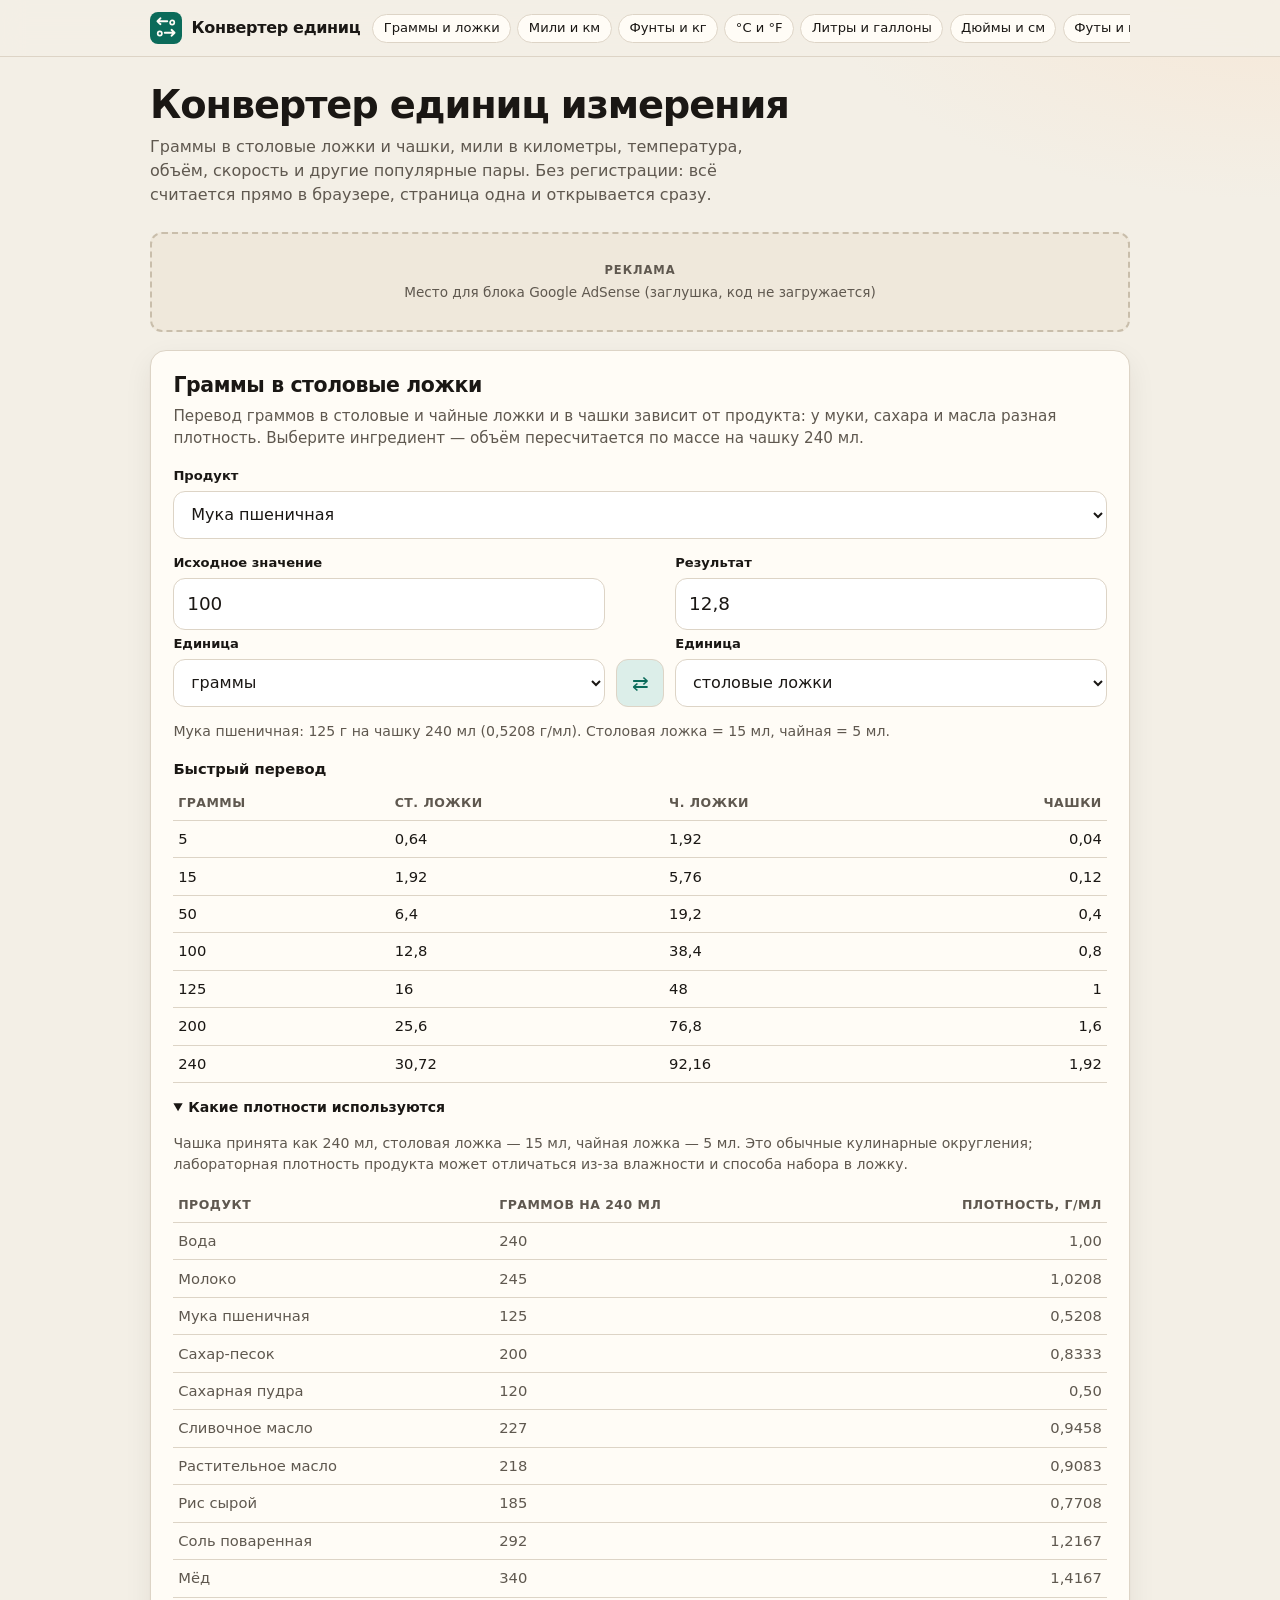
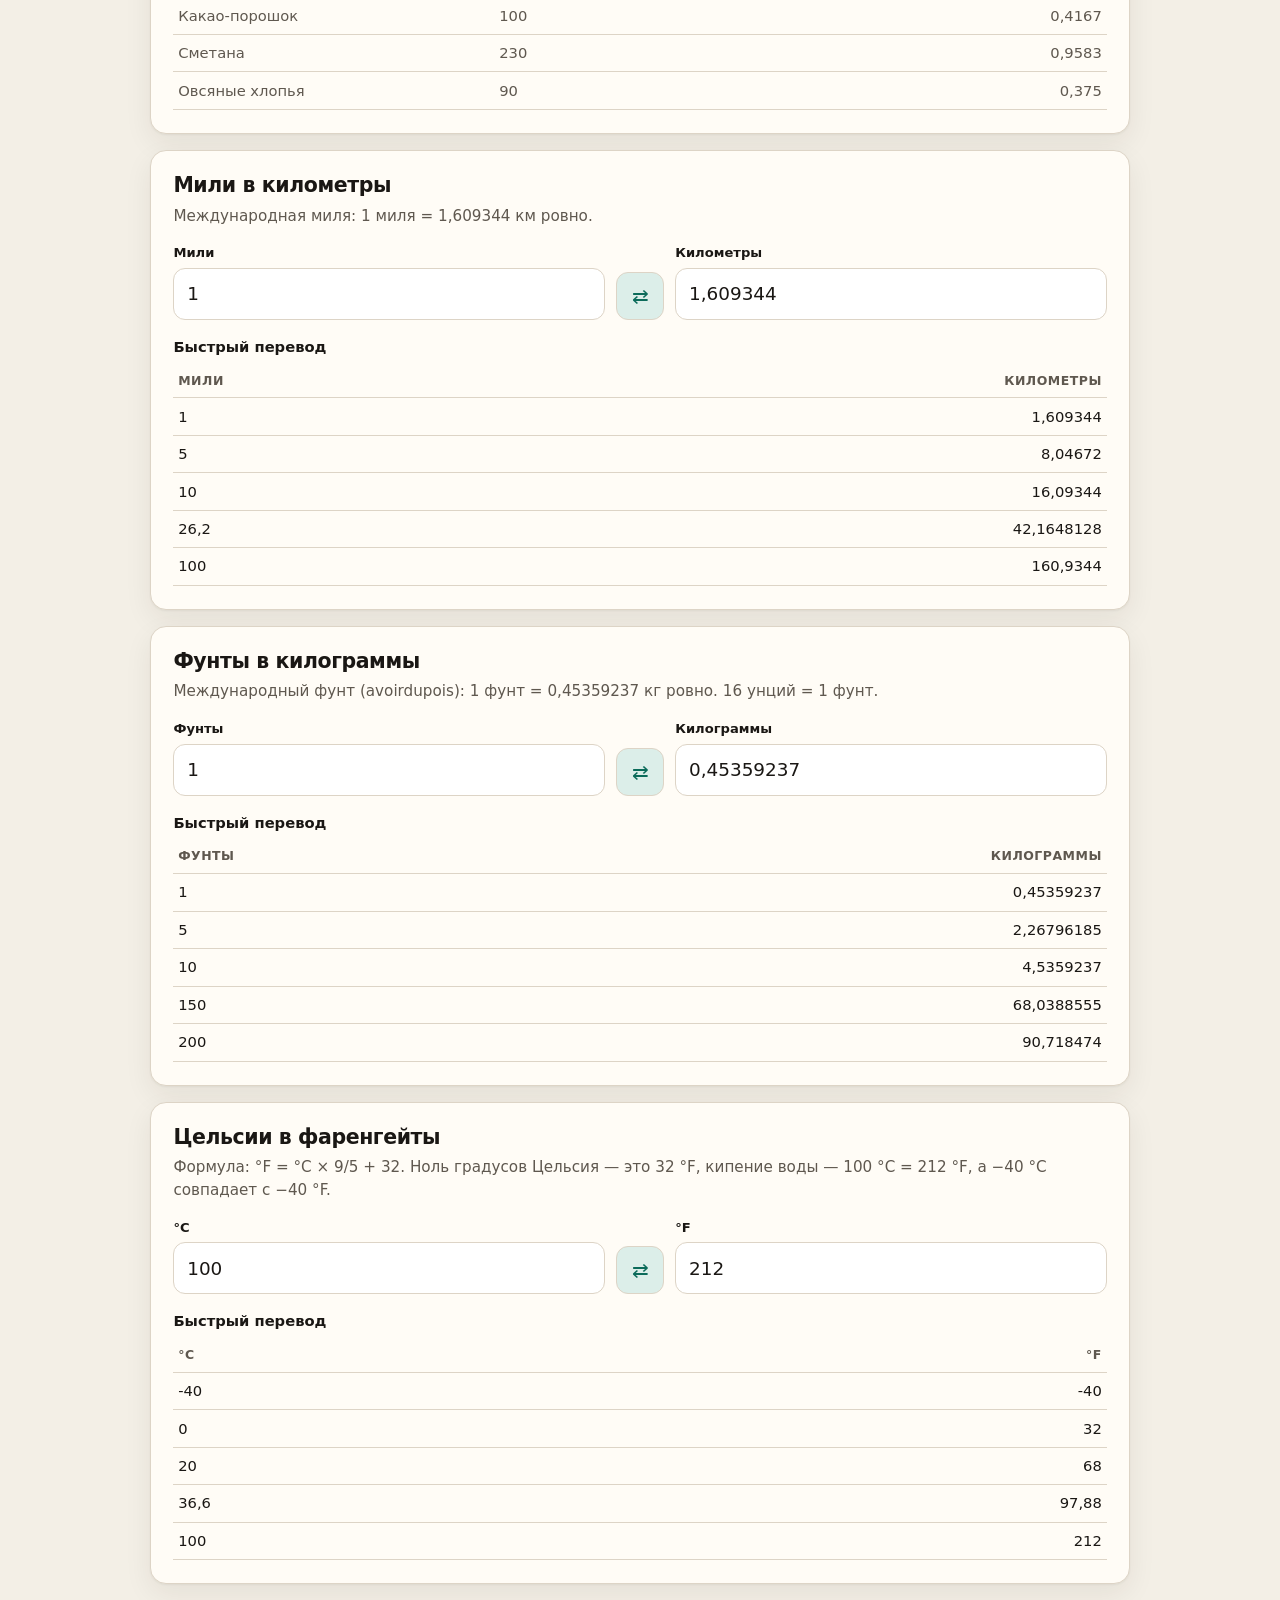
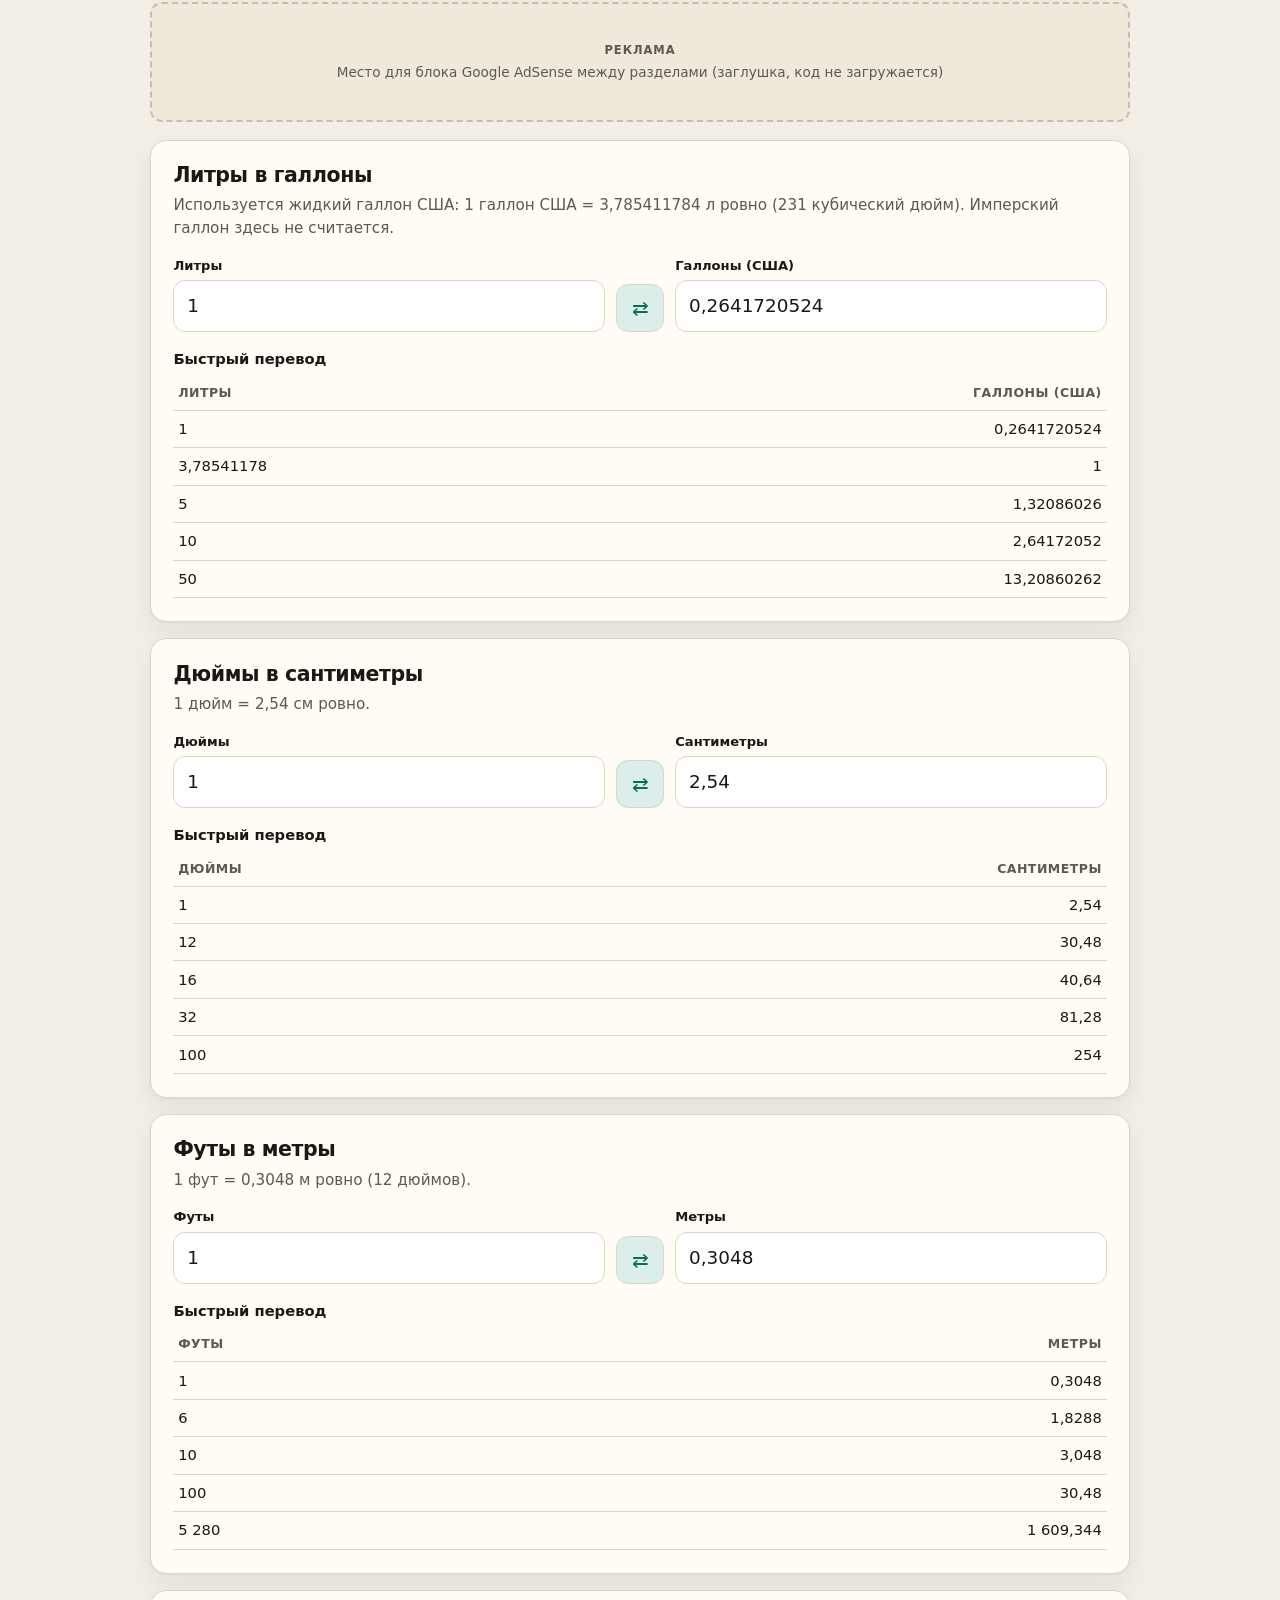
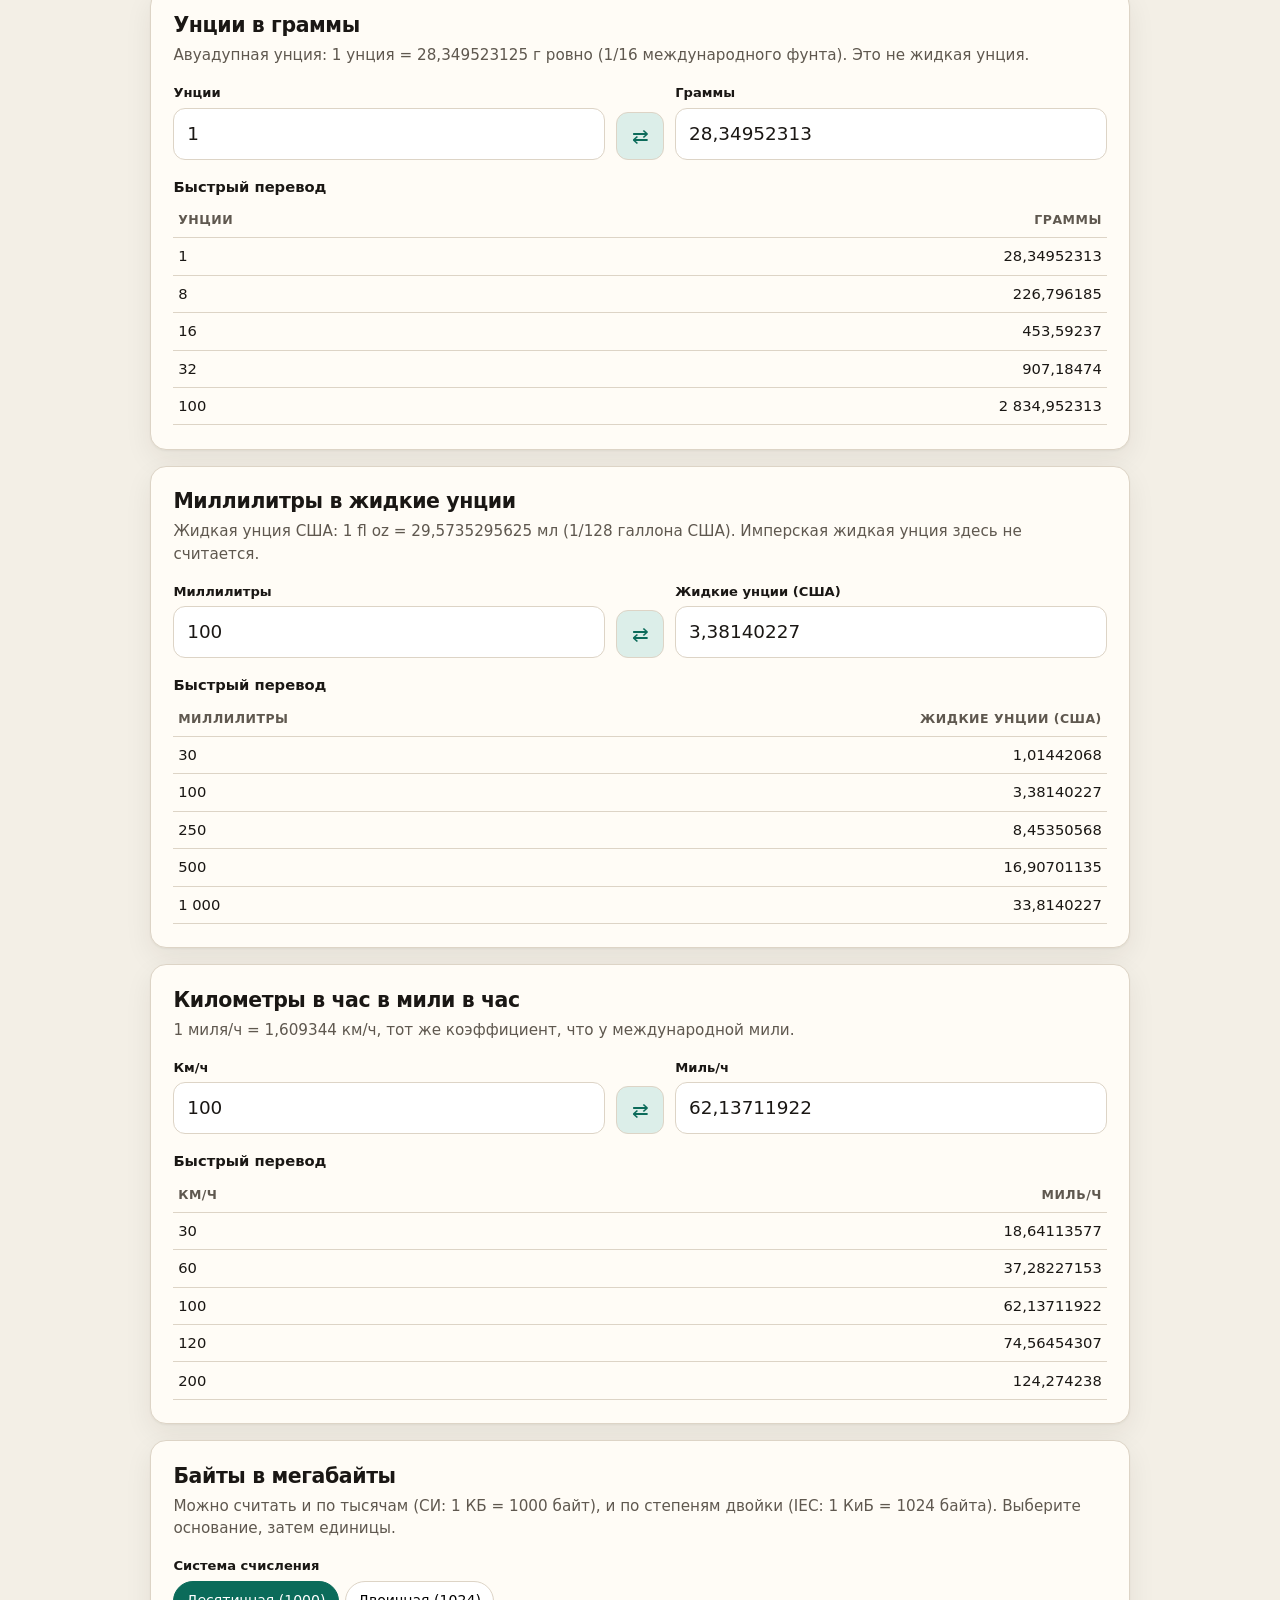
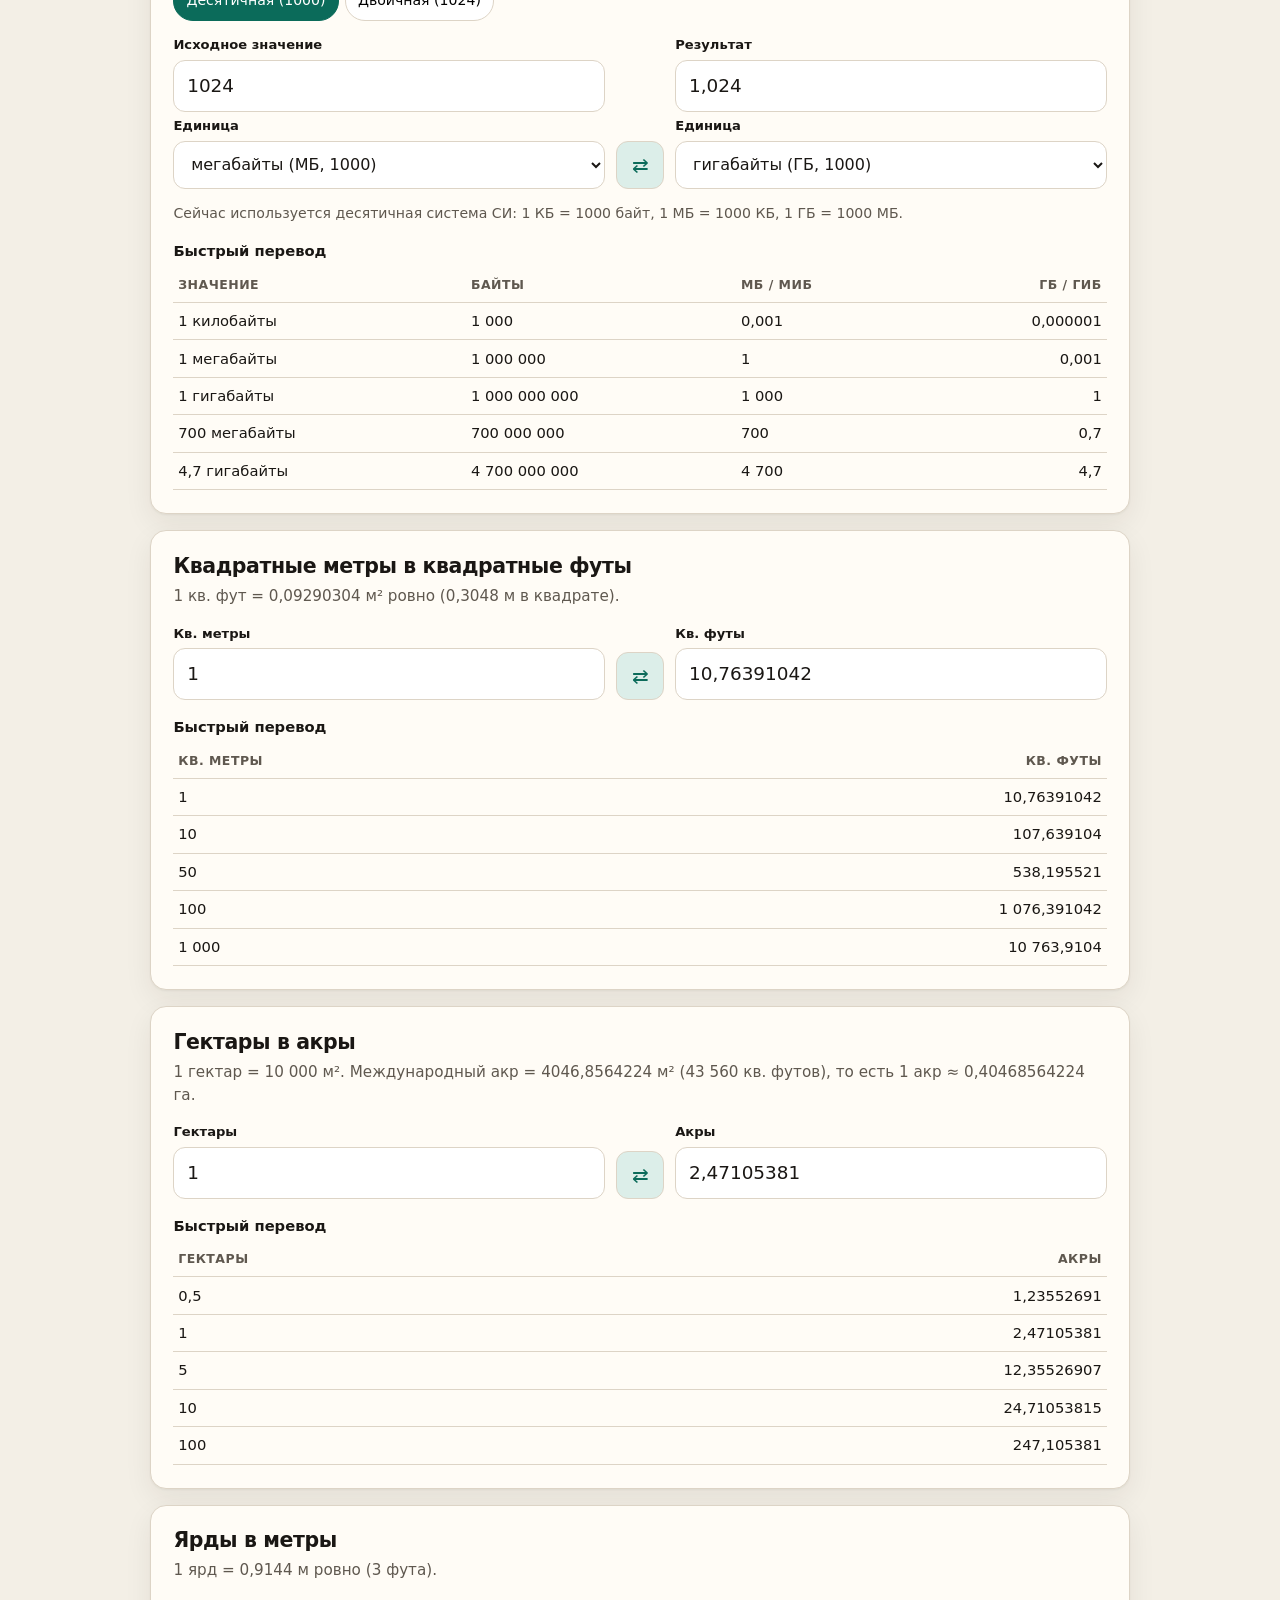
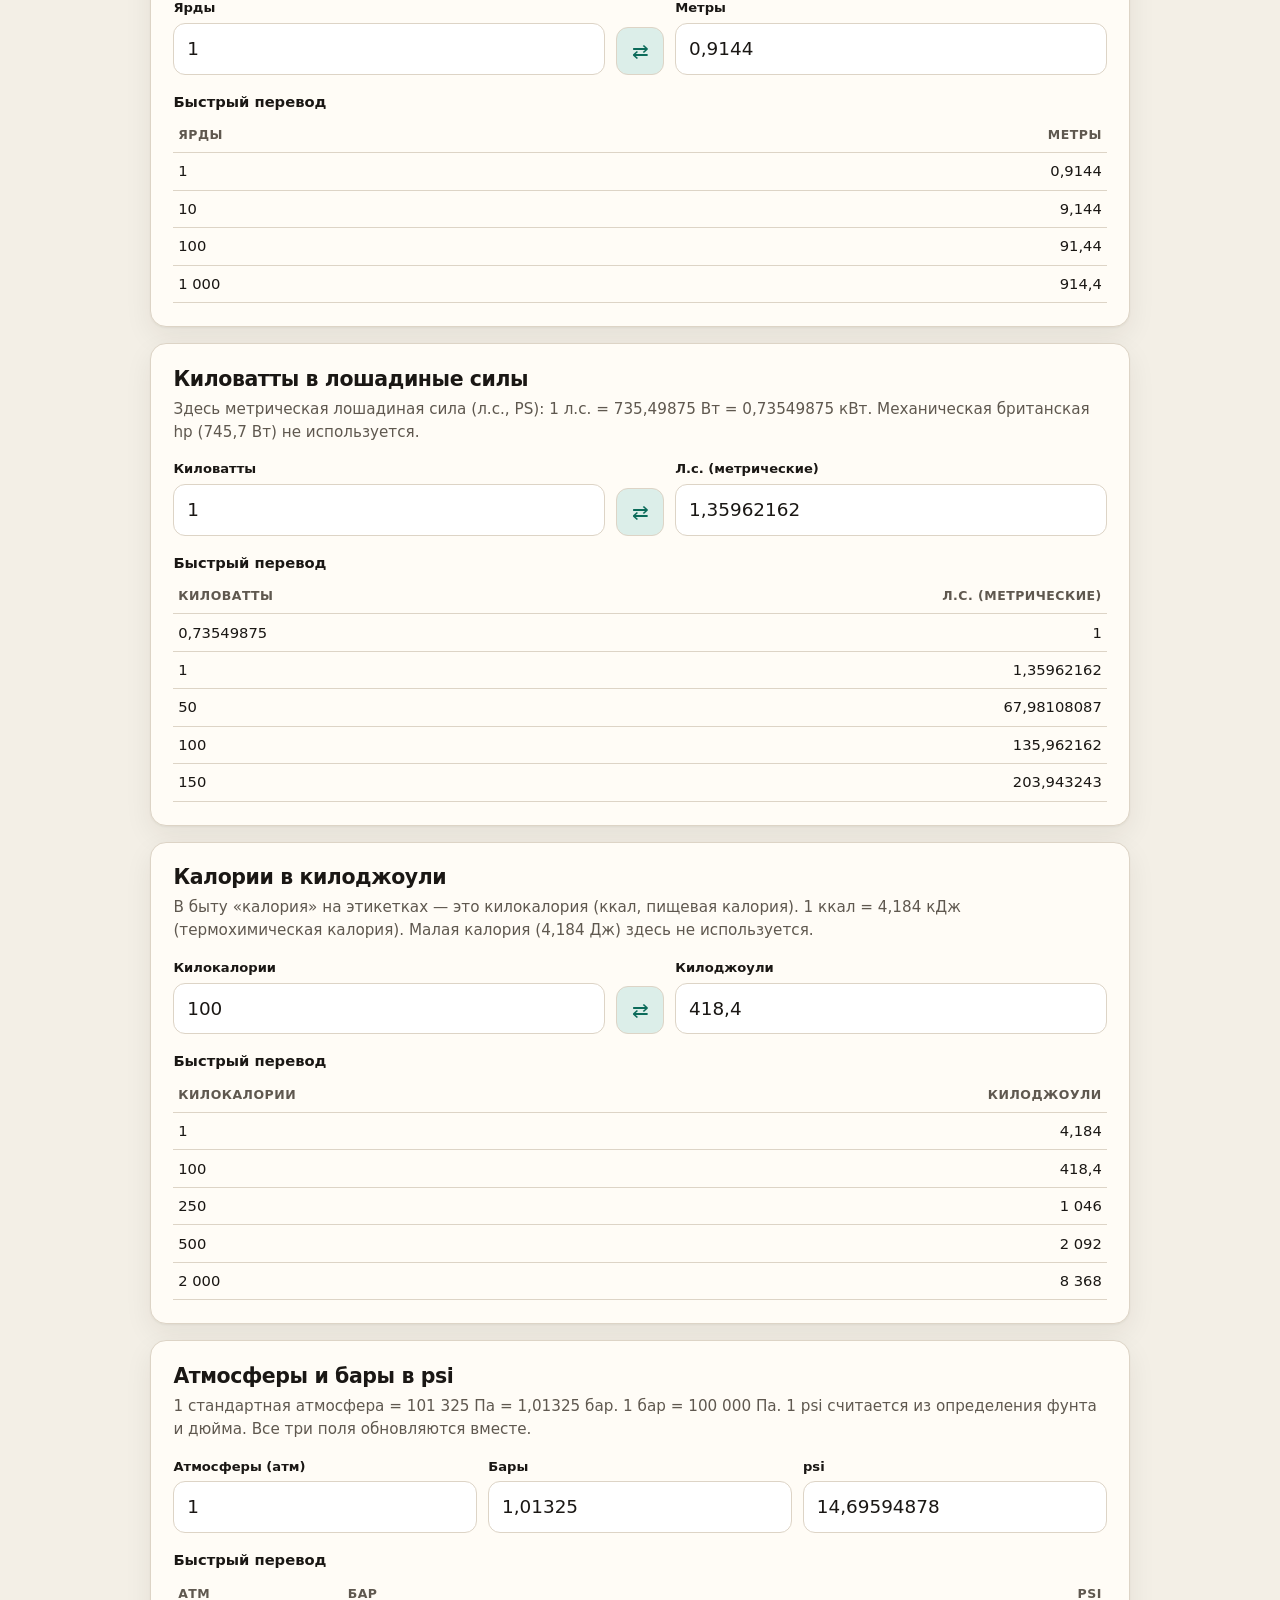
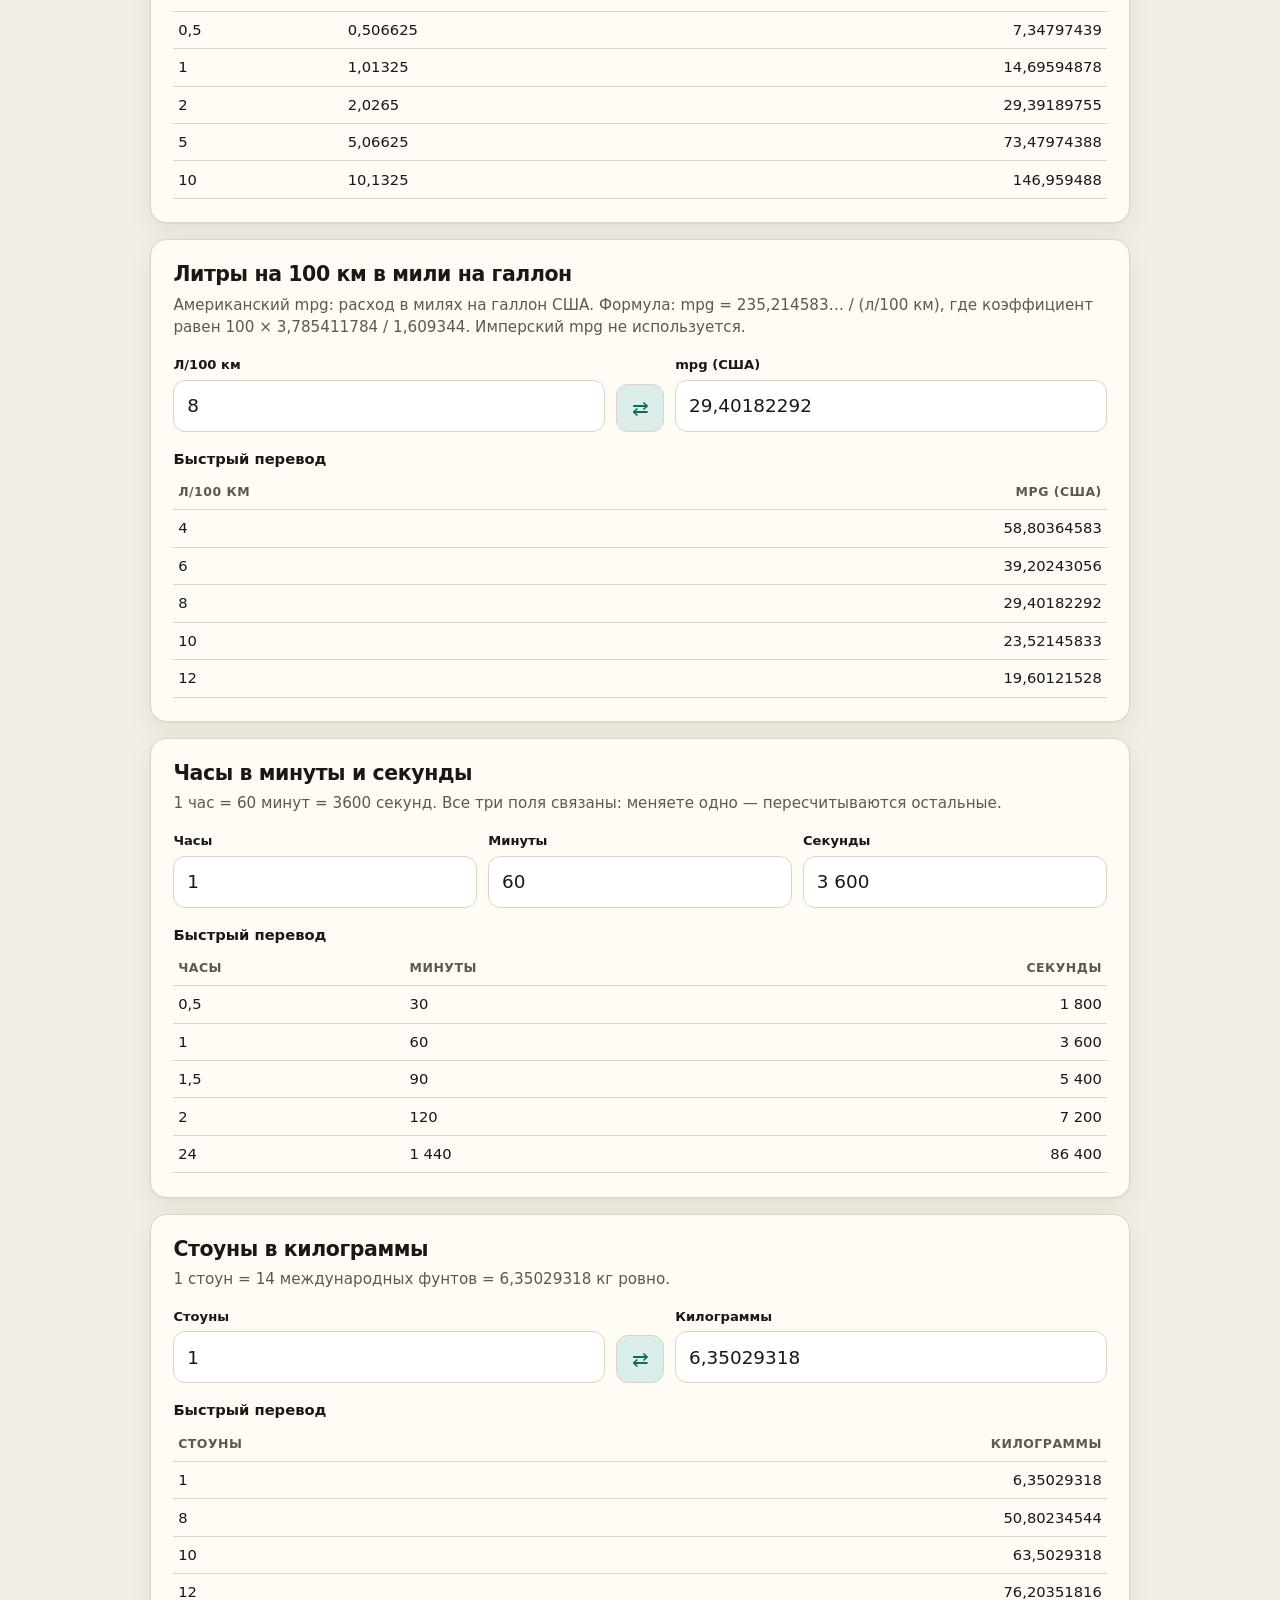
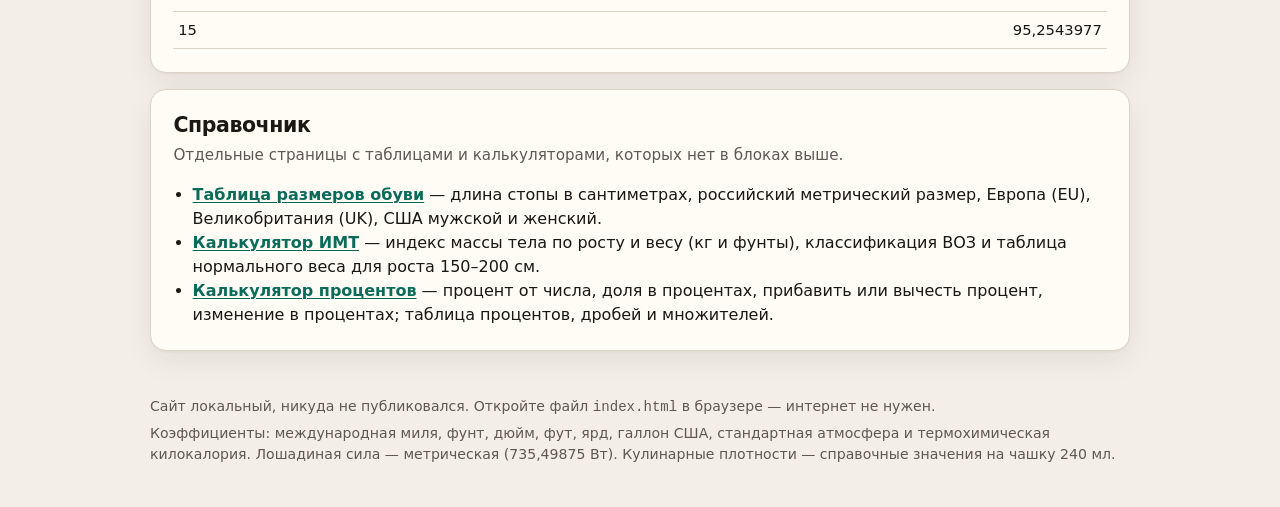
<file: index.html>
<!DOCTYPE html>
<html lang="ru">
<head>
  <meta charset="utf-8">
  <meta name="viewport" content="width=device-width, initial-scale=1">
  <!-- Google tag (gtag.js) -->
  <script async src="https://www.googletagmanager.com/gtag/js?id=G-Y8XR64HK3S"></script>
  <script>
    window.dataLayer = window.dataLayer || [];
    function gtag(){dataLayer.push(arguments);}
    gtag('js', new Date());
    gtag('config', 'G-Y8XR64HK3S');
  </script>
  <title>Конвертер единиц: граммы в ложки, мили в километры, °C в °F</title>
  <meta name="description" content="Бесплатный конвертер единиц измерения: граммы в столовые ложки и чашки с учётом продукта, мили в километры, фунты в килограммы, цельсии в фаренгейты, литры в галлоны и ещё 15 калькуляторов. Без регистрации, всё считается в браузере.">
  <meta name="google-site-verification" content="ihgsXX3nr25yl1JNaEN5GUwBnRv7LHqOLeevcveJTWw" />
  <meta name="robots" content="index,follow">
  <link rel="canonical" href="https://adiga01fcb-coder.github.io/unit-converter/">
  <meta property="og:title" content="Конвертер единиц измерения">
  <meta property="og:description" content="Граммы в столовые ложки, мили в километры, температура, объём, скорость, байты и другие популярные пары. Одна страница, без регистрации.">
  <meta property="og:type" content="website">
  <meta property="og:locale" content="ru_RU">
  <meta property="og:url" content="https://adiga01fcb-coder.github.io/unit-converter/">
  <meta property="og:image" content="favicon.svg">
  <link rel="icon" href="favicon.svg" type="image/svg+xml">
  <link rel="apple-touch-icon" href="favicon.svg">
  <link rel="stylesheet" href="styles.css">
  <script type="application/ld+json">
  {
    "@context": "https://schema.org",
    "@graph": [
      {
        "@type": "WebApplication",
        "name": "Конвертер единиц измерения",
        "applicationCategory": "UtilitiesApplication",
        "operatingSystem": "Any",
        "inLanguage": "ru",
        "offers": { "@type": "Offer", "price": "0", "priceCurrency": "RUB" },
        "description": "Одностраничный конвертер единиц: граммы и ложки, мили и километры, температура, объём, масса, скорость, данные, площадь и другие пары."
      },
      {
        "@type": "FAQPage",
        "mainEntity": [
          {
            "@type": "Question",
            "name": "Сколько грамм в столовой ложке?",
            "acceptedAnswer": {
              "@type": "Answer",
              "text": "Зависит от продукта. Для воды 1 столовая ложка 15 мл равна 15 г. Для пшеничной муки при плотности 125 г на чашку 240 мл это около 7,8 г. На странице можно выбрать продукт и пересчитать граммы, чайные и столовые ложки и чашки."
            }
          },
          {
            "@type": "Question",
            "name": "Сколько километров в одной миле?",
            "acceptedAnswer": {
              "@type": "Answer",
              "text": "В международной миле ровно 1,609344 километра."
            }
          },
          {
            "@type": "Question",
            "name": "Как перевести цельсии в фаренгейты?",
            "acceptedAnswer": {
              "@type": "Answer",
              "text": "°F = °C × 9/5 + 32. Например, 0 °C = 32 °F, 100 °C = 212 °F, −40 °C = −40 °F."
            }
          }
        ]
      }
    ]
  }
  </script>
</head>
<body>
  <a class="skip" href="#osnovnoe">К содержанию</a>
  <header class="site-header">
    <div class="wrap">
      <a class="brand" href="#verh">
        <img src="favicon.svg" width="32" height="32" alt="">
        Конвертер единиц
      </a>
      <nav class="toc" aria-label="Содержание">
        <a href="#grammy-v-lozhki">Граммы и ложки</a>
        <a href="#mili-v-kilometry">Мили и км</a>
        <a href="#funty-v-kilogrammy">Фунты и кг</a>
        <a href="#celsii-v-farengeyty">°C и °F</a>
        <a href="#litry-v-gallony">Литры и галлоны</a>
        <a href="#dyuymy-v-santimetry">Дюймы и см</a>
        <a href="#futy-v-metry">Футы и метры</a>
        <a href="#untsii-v-grammy">Унции и граммы</a>
        <a href="#ml-v-zhidkie-untsii">мл и fl oz</a>
        <a href="#kmch-v-milich">км/ч и mph</a>
        <a href="#bayty-v-megabayty">Байты</a>
        <a href="#kv-m-v-kv-futy">м² и футы²</a>
        <a href="#gektary-v-akry">Гектары и акры</a>
        <a href="#yardy-v-metry">Ярды и метры</a>
        <a href="#kvt-v-loshadinye-sily">кВт и л.с.</a>
        <a href="#kalorii-v-kdzh">Ккал и кДж</a>
        <a href="#atm-bar-v-psi">атм, бар, psi</a>
        <a href="#l-100km-v-mpg">л/100 км и mpg</a>
        <a href="#chasy-v-minuty-v-sekundy">Часы и минуты</a>
        <a href="#stouny-v-kilogrammy">Стоуны и кг</a>
        <a href="#spravochnik">Справочник</a>
        <a href="razmery-obuvi.html">Размеры обуви</a>
        <a href="kalkulyator-imt.html">Калькулятор ИМТ</a>
        <a href="kalkulyator-procentov.html">Калькулятор процентов</a>
      </nav>
    </div>
  </header>

  <main id="osnovnoe">
    <div class="wrap">
      <header class="hero" id="verh">
        <h1>Конвертер единиц измерения</h1>
        <p>Граммы в столовые ложки и чашки, мили в километры, температура, объём, скорость и другие популярные пары. Без регистрации: всё считается прямо в браузере, страница одна и открывается сразу.</p>
      </header>

      <!--
        Подключение Google AdSense (неактивно, пока нет настоящего идентификатора):
        <script async src="https://pagead2.googlesyndication.com/pagead/js/adsbygoogle.js?client=ca-pub-XXXXXXXXXXXXXXXX" crossorigin="anonymous"></script>
      -->
      <div class="ad-slot ad-slot--banner" data-ad-client="ca-pub-XXXXXXXXXXXXXXXX" data-ad-slot="XXXXXXXXXX" aria-label="Рекламный блок">
        <span class="ad-slot__label">Реклама</span>
        <span class="ad-slot__note">Место для блока Google AdSense (заглушка, код не загружается)</span>
      </div>

      <section class="card" id="grammy-v-lozhki" data-kind="cooking">
        <h2>Граммы в столовые ложки</h2>
        <p class="lead">Перевод граммов в столовые и чайные ложки и в чашки зависит от продукта: у муки, сахара и масла разная плотность. Выберите ингредиент — объём пересчитается по массе на чашку 240 мл.</p>
        <div class="toolbar">
          <div class="field">
            <label for="cook-ing">Продукт</label>
            <select id="cook-ing" data-ingredient></select>
          </div>
        </div>
        <div class="conv">
          <div class="field">
            <label for="cook-a">Исходное значение</label>
            <input id="cook-a" type="text" inputmode="decimal" autocomplete="off" data-end="a">
            <label class="lbl" for="cook-from">Единица</label>
            <select id="cook-from" data-from-unit></select>
          </div>
          <button type="button" class="swap" title="Поменять местами" aria-label="Поменять местами">⇄</button>
          <div class="field">
            <label for="cook-b">Результат</label>
            <input id="cook-b" type="text" inputmode="decimal" autocomplete="off" data-end="b">
            <label class="lbl" for="cook-to">Единица</label>
            <select id="cook-to" data-to-unit></select>
          </div>
        </div>
        <p class="note" data-density-note></p>
        <table class="quick">
          <caption>Быстрый перевод</caption>
          <thead>
            <tr>
              <th>Граммы</th>
              <th>Ст. ложки</th>
              <th>Ч. ложки</th>
              <th>Чашки</th>
            </tr>
          </thead>
          <tbody data-quick></tbody>
        </table>
        <details class="densities" open>
          <summary>Какие плотности используются</summary>
          <p>Чашка принята как 240 мл, столовая ложка — 15 мл, чайная ложка — 5 мл. Это обычные кулинарные округления; лабораторная плотность продукта может отличаться из‑за влажности и способа набора в ложку.</p>
          <table class="quick" data-density-table>
            <thead>
              <tr>
                <th>Продукт</th>
                <th>Граммов на 240 мл</th>
                <th>Плотность, г/мл</th>
              </tr>
            </thead>
            <tbody></tbody>
          </table>
        </details>
      </section>

      <section class="card" id="mili-v-kilometry" data-pair="mi-km">
        <h2>Мили в километры</h2>
        <p class="lead">Международная миля: 1 миля = 1,609344 км ровно.</p>
        <div class="conv">
          <div class="field">
            <label for="mi-km-a"><span data-label="a">Мили</span></label>
            <input id="mi-km-a" type="text" inputmode="decimal" autocomplete="off" data-end="a">
          </div>
          <button type="button" class="swap" title="Поменять местами" aria-label="Поменять местами">⇄</button>
          <div class="field">
            <label for="mi-km-b"><span data-label="b">Километры</span></label>
            <input id="mi-km-b" type="text" inputmode="decimal" autocomplete="off" data-end="b">
          </div>
        </div>
        <table class="quick">
          <caption>Быстрый перевод</caption>
          <thead>
            <tr>
              <th data-quick-a>Мили</th>
              <th data-quick-b>Километры</th>
            </tr>
          </thead>
          <tbody data-quick></tbody>
        </table>
      </section>

      <section class="card" id="funty-v-kilogrammy" data-pair="lb-kg">
        <h2>Фунты в килограммы</h2>
        <p class="lead">Международный фунт (avoirdupois): 1 фунт = 0,45359237 кг ровно. 16 унций = 1 фунт.</p>
        <div class="conv">
          <div class="field">
            <label for="lb-kg-a"><span data-label="a">Фунты</span></label>
            <input id="lb-kg-a" type="text" inputmode="decimal" autocomplete="off" data-end="a">
          </div>
          <button type="button" class="swap" title="Поменять местами" aria-label="Поменять местами">⇄</button>
          <div class="field">
            <label for="lb-kg-b"><span data-label="b">Килограммы</span></label>
            <input id="lb-kg-b" type="text" inputmode="decimal" autocomplete="off" data-end="b">
          </div>
        </div>
        <table class="quick">
          <caption>Быстрый перевод</caption>
          <thead>
            <tr>
              <th data-quick-a>Фунты</th>
              <th data-quick-b>Килограммы</th>
            </tr>
          </thead>
          <tbody data-quick></tbody>
        </table>
      </section>

      <section class="card" id="celsii-v-farengeyty" data-pair="c-f">
        <h2>Цельсии в фаренгейты</h2>
        <p class="lead">Формула: °F = °C × 9/5 + 32. Ноль градусов Цельсия — это 32 °F, кипение воды — 100 °C = 212 °F, а −40 °C совпадает с −40 °F.</p>
        <div class="conv">
          <div class="field">
            <label for="c-f-a"><span data-label="a">°C</span></label>
            <input id="c-f-a" type="text" inputmode="decimal" autocomplete="off" data-end="a">
          </div>
          <button type="button" class="swap" title="Поменять местами" aria-label="Поменять местами">⇄</button>
          <div class="field">
            <label for="c-f-b"><span data-label="b">°F</span></label>
            <input id="c-f-b" type="text" inputmode="decimal" autocomplete="off" data-end="b">
          </div>
        </div>
        <table class="quick">
          <caption>Быстрый перевод</caption>
          <thead>
            <tr>
              <th data-quick-a>°C</th>
              <th data-quick-b>°F</th>
            </tr>
          </thead>
          <tbody data-quick></tbody>
        </table>
      </section>

      <div class="ad-slot ad-slot--inarticle" data-ad-client="ca-pub-XXXXXXXXXXXXXXXX" data-ad-slot="XXXXXXXXXX" aria-label="Рекламный блок">
        <span class="ad-slot__label">Реклама</span>
        <span class="ad-slot__note">Место для блока Google AdSense между разделами (заглушка, код не загружается)</span>
      </div>

      <section class="card" id="litry-v-gallony" data-pair="l-gal">
        <h2>Литры в галлоны</h2>
        <p class="lead">Используется жидкий галлон США: 1 галлон США = 3,785411784 л ровно (231 кубический дюйм). Имперский галлон здесь не считается.</p>
        <div class="conv">
          <div class="field">
            <label for="l-gal-a"><span data-label="a">Литры</span></label>
            <input id="l-gal-a" type="text" inputmode="decimal" autocomplete="off" data-end="a">
          </div>
          <button type="button" class="swap" title="Поменять местами" aria-label="Поменять местами">⇄</button>
          <div class="field">
            <label for="l-gal-b"><span data-label="b">Галлоны (США)</span></label>
            <input id="l-gal-b" type="text" inputmode="decimal" autocomplete="off" data-end="b">
          </div>
        </div>
        <table class="quick">
          <caption>Быстрый перевод</caption>
          <thead>
            <tr>
              <th data-quick-a>Литры</th>
              <th data-quick-b>Галлоны (США)</th>
            </tr>
          </thead>
          <tbody data-quick></tbody>
        </table>
      </section>

      <section class="card" id="dyuymy-v-santimetry" data-pair="in-cm">
        <h2>Дюймы в сантиметры</h2>
        <p class="lead">1 дюйм = 2,54 см ровно.</p>
        <div class="conv">
          <div class="field">
            <label for="in-cm-a"><span data-label="a">Дюймы</span></label>
            <input id="in-cm-a" type="text" inputmode="decimal" autocomplete="off" data-end="a">
          </div>
          <button type="button" class="swap" title="Поменять местами" aria-label="Поменять местами">⇄</button>
          <div class="field">
            <label for="in-cm-b"><span data-label="b">Сантиметры</span></label>
            <input id="in-cm-b" type="text" inputmode="decimal" autocomplete="off" data-end="b">
          </div>
        </div>
        <table class="quick">
          <caption>Быстрый перевод</caption>
          <thead>
            <tr>
              <th data-quick-a>Дюймы</th>
              <th data-quick-b>Сантиметры</th>
            </tr>
          </thead>
          <tbody data-quick></tbody>
        </table>
      </section>

      <section class="card" id="futy-v-metry" data-pair="ft-m">
        <h2>Футы в метры</h2>
        <p class="lead">1 фут = 0,3048 м ровно (12 дюймов).</p>
        <div class="conv">
          <div class="field">
            <label for="ft-m-a"><span data-label="a">Футы</span></label>
            <input id="ft-m-a" type="text" inputmode="decimal" autocomplete="off" data-end="a">
          </div>
          <button type="button" class="swap" title="Поменять местами" aria-label="Поменять местами">⇄</button>
          <div class="field">
            <label for="ft-m-b"><span data-label="b">Метры</span></label>
            <input id="ft-m-b" type="text" inputmode="decimal" autocomplete="off" data-end="b">
          </div>
        </div>
        <table class="quick">
          <caption>Быстрый перевод</caption>
          <thead>
            <tr>
              <th data-quick-a>Футы</th>
              <th data-quick-b>Метры</th>
            </tr>
          </thead>
          <tbody data-quick></tbody>
        </table>
      </section>

      <section class="card" id="untsii-v-grammy" data-pair="oz-g">
        <h2>Унции в граммы</h2>
        <p class="lead">Авуадупная унция: 1 унция = 28,349523125 г ровно (1/16 международного фунта). Это не жидкая унция.</p>
        <div class="conv">
          <div class="field">
            <label for="oz-g-a"><span data-label="a">Унции</span></label>
            <input id="oz-g-a" type="text" inputmode="decimal" autocomplete="off" data-end="a">
          </div>
          <button type="button" class="swap" title="Поменять местами" aria-label="Поменять местами">⇄</button>
          <div class="field">
            <label for="oz-g-b"><span data-label="b">Граммы</span></label>
            <input id="oz-g-b" type="text" inputmode="decimal" autocomplete="off" data-end="b">
          </div>
        </div>
        <table class="quick">
          <caption>Быстрый перевод</caption>
          <thead>
            <tr>
              <th data-quick-a>Унции</th>
              <th data-quick-b>Граммы</th>
            </tr>
          </thead>
          <tbody data-quick></tbody>
        </table>
      </section>

      <section class="card" id="ml-v-zhidkie-untsii" data-pair="ml-floz">
        <h2>Миллилитры в жидкие унции</h2>
        <p class="lead">Жидкая унция США: 1 fl oz = 29,5735295625 мл (1/128 галлона США). Имперская жидкая унция здесь не считается.</p>
        <div class="conv">
          <div class="field">
            <label for="ml-floz-a"><span data-label="a">Миллилитры</span></label>
            <input id="ml-floz-a" type="text" inputmode="decimal" autocomplete="off" data-end="a">
          </div>
          <button type="button" class="swap" title="Поменять местами" aria-label="Поменять местами">⇄</button>
          <div class="field">
            <label for="ml-floz-b"><span data-label="b">Жидкие унции (США)</span></label>
            <input id="ml-floz-b" type="text" inputmode="decimal" autocomplete="off" data-end="b">
          </div>
        </div>
        <table class="quick">
          <caption>Быстрый перевод</caption>
          <thead>
            <tr>
              <th data-quick-a>Миллилитры</th>
              <th data-quick-b>Жидкие унции</th>
            </tr>
          </thead>
          <tbody data-quick></tbody>
        </table>
      </section>

      <section class="card" id="kmch-v-milich" data-pair="kmh-mph">
        <h2>Километры в час в мили в час</h2>
        <p class="lead">1 миля/ч = 1,609344 км/ч, тот же коэффициент, что у международной мили.</p>
        <div class="conv">
          <div class="field">
            <label for="kmh-mph-a"><span data-label="a">Км/ч</span></label>
            <input id="kmh-mph-a" type="text" inputmode="decimal" autocomplete="off" data-end="a">
          </div>
          <button type="button" class="swap" title="Поменять местами" aria-label="Поменять местами">⇄</button>
          <div class="field">
            <label for="kmh-mph-b"><span data-label="b">Миль/ч</span></label>
            <input id="kmh-mph-b" type="text" inputmode="decimal" autocomplete="off" data-end="b">
          </div>
        </div>
        <table class="quick">
          <caption>Быстрый перевод</caption>
          <thead>
            <tr>
              <th data-quick-a>Км/ч</th>
              <th data-quick-b>Миль/ч</th>
            </tr>
          </thead>
          <tbody data-quick></tbody>
        </table>
      </section>

      <section class="card" id="bayty-v-megabayty" data-kind="bytes">
        <h2>Байты в мегабайты</h2>
        <p class="lead">Можно считать и по тысячам (СИ: 1 КБ = 1000 байт), и по степеням двойки (IEC: 1 КиБ = 1024 байта). Выберите основание, затем единицы.</p>
        <div class="toolbar">
          <div class="field">
            <span class="lbl" id="bytes-base-label">Система счисления</span>
            <div class="bytes-base" role="group" aria-labelledby="bytes-base-label">
              <button type="button" data-base="1000" aria-pressed="true">Десятичная (1000)</button>
              <button type="button" data-base="1024" aria-pressed="false">Двоичная (1024)</button>
            </div>
          </div>
        </div>
        <div class="conv">
          <div class="field">
            <label for="bytes-a">Исходное значение</label>
            <input id="bytes-a" type="text" inputmode="decimal" autocomplete="off" data-end="a">
            <label class="lbl" for="bytes-from">Единица</label>
            <select id="bytes-from" data-from-unit></select>
          </div>
          <button type="button" class="swap" title="Поменять местами" aria-label="Поменять местами">⇄</button>
          <div class="field">
            <label for="bytes-b">Результат</label>
            <input id="bytes-b" type="text" inputmode="decimal" autocomplete="off" data-end="b">
            <label class="lbl" for="bytes-to">Единица</label>
            <select id="bytes-to" data-to-unit></select>
          </div>
        </div>
        <p class="note" data-base-note></p>
        <table class="quick">
          <caption>Быстрый перевод</caption>
          <thead>
            <tr>
              <th>Значение</th>
              <th>Байты</th>
              <th>МБ / МиБ</th>
              <th>ГБ / ГиБ</th>
            </tr>
          </thead>
          <tbody data-quick></tbody>
        </table>
      </section>

      <section class="card" id="kv-m-v-kv-futy" data-pair="m2-sqft">
        <h2>Квадратные метры в квадратные футы</h2>
        <p class="lead">1 кв. фут = 0,09290304 м² ровно (0,3048 м в квадрате).</p>
        <div class="conv">
          <div class="field">
            <label for="m2-sqft-a"><span data-label="a">Кв. метры</span></label>
            <input id="m2-sqft-a" type="text" inputmode="decimal" autocomplete="off" data-end="a">
          </div>
          <button type="button" class="swap" title="Поменять местами" aria-label="Поменять местами">⇄</button>
          <div class="field">
            <label for="m2-sqft-b"><span data-label="b">Кв. футы</span></label>
            <input id="m2-sqft-b" type="text" inputmode="decimal" autocomplete="off" data-end="b">
          </div>
        </div>
        <table class="quick">
          <caption>Быстрый перевод</caption>
          <thead>
            <tr>
              <th data-quick-a>Кв. метры</th>
              <th data-quick-b>Кв. футы</th>
            </tr>
          </thead>
          <tbody data-quick></tbody>
        </table>
      </section>

      <section class="card" id="gektary-v-akry" data-pair="ha-acre">
        <h2>Гектары в акры</h2>
        <p class="lead">1 гектар = 10 000 м². Международный акр = 4046,8564224 м² (43 560 кв. футов), то есть 1 акр ≈ 0,40468564224 га.</p>
        <div class="conv">
          <div class="field">
            <label for="ha-acre-a"><span data-label="a">Гектары</span></label>
            <input id="ha-acre-a" type="text" inputmode="decimal" autocomplete="off" data-end="a">
          </div>
          <button type="button" class="swap" title="Поменять местами" aria-label="Поменять местами">⇄</button>
          <div class="field">
            <label for="ha-acre-b"><span data-label="b">Акры</span></label>
            <input id="ha-acre-b" type="text" inputmode="decimal" autocomplete="off" data-end="b">
          </div>
        </div>
        <table class="quick">
          <caption>Быстрый перевод</caption>
          <thead>
            <tr>
              <th data-quick-a>Гектары</th>
              <th data-quick-b>Акры</th>
            </tr>
          </thead>
          <tbody data-quick></tbody>
        </table>
      </section>

      <section class="card" id="yardy-v-metry" data-pair="yd-m">
        <h2>Ярды в метры</h2>
        <p class="lead">1 ярд = 0,9144 м ровно (3 фута).</p>
        <div class="conv">
          <div class="field">
            <label for="yd-m-a"><span data-label="a">Ярды</span></label>
            <input id="yd-m-a" type="text" inputmode="decimal" autocomplete="off" data-end="a">
          </div>
          <button type="button" class="swap" title="Поменять местами" aria-label="Поменять местами">⇄</button>
          <div class="field">
            <label for="yd-m-b"><span data-label="b">Метры</span></label>
            <input id="yd-m-b" type="text" inputmode="decimal" autocomplete="off" data-end="b">
          </div>
        </div>
        <table class="quick">
          <caption>Быстрый перевод</caption>
          <thead>
            <tr>
              <th data-quick-a>Ярды</th>
              <th data-quick-b>Метры</th>
            </tr>
          </thead>
          <tbody data-quick></tbody>
        </table>
      </section>

      <section class="card" id="kvt-v-loshadinye-sily" data-pair="kw-hp">
        <h2>Киловатты в лошадиные силы</h2>
        <p class="lead">Здесь метрическая лошадиная сила (л.с., PS): 1 л.с. = 735,49875 Вт = 0,73549875 кВт. Механическая британская hp (745,7 Вт) не используется.</p>
        <div class="conv">
          <div class="field">
            <label for="kw-hp-a"><span data-label="a">Киловатты</span></label>
            <input id="kw-hp-a" type="text" inputmode="decimal" autocomplete="off" data-end="a">
          </div>
          <button type="button" class="swap" title="Поменять местами" aria-label="Поменять местами">⇄</button>
          <div class="field">
            <label for="kw-hp-b"><span data-label="b">Л.с. (метрические)</span></label>
            <input id="kw-hp-b" type="text" inputmode="decimal" autocomplete="off" data-end="b">
          </div>
        </div>
        <table class="quick">
          <caption>Быстрый перевод</caption>
          <thead>
            <tr>
              <th data-quick-a>Киловатты</th>
              <th data-quick-b>Л.с.</th>
            </tr>
          </thead>
          <tbody data-quick></tbody>
        </table>
      </section>

      <section class="card" id="kalorii-v-kdzh" data-pair="kcal-kj">
        <h2>Калории в килоджоули</h2>
        <p class="lead">В быту «калория» на этикетках — это килокалория (ккал, пищевая калория). 1 ккал = 4,184 кДж (термохимическая калория). Малая калория (4,184 Дж) здесь не используется.</p>
        <div class="conv">
          <div class="field">
            <label for="kcal-kj-a"><span data-label="a">Килокалории</span></label>
            <input id="kcal-kj-a" type="text" inputmode="decimal" autocomplete="off" data-end="a">
          </div>
          <button type="button" class="swap" title="Поменять местами" aria-label="Поменять местами">⇄</button>
          <div class="field">
            <label for="kcal-kj-b"><span data-label="b">Килоджоули</span></label>
            <input id="kcal-kj-b" type="text" inputmode="decimal" autocomplete="off" data-end="b">
          </div>
        </div>
        <table class="quick">
          <caption>Быстрый перевод</caption>
          <thead>
            <tr>
              <th data-quick-a>Килокалории</th>
              <th data-quick-b>Килоджоули</th>
            </tr>
          </thead>
          <tbody data-quick></tbody>
        </table>
      </section>

      <section class="card" id="atm-bar-v-psi" data-kind="pressure">
        <h2>Атмосферы и бары в psi</h2>
        <p class="lead">1 стандартная атмосфера = 101 325 Па = 1,01325 бар. 1 бар = 100 000 Па. 1 psi считается из определения фунта и дюйма. Все три поля обновляются вместе.</p>
        <div class="triple">
          <div class="field">
            <label for="atm">Атмосферы (атм)</label>
            <input id="atm" type="text" inputmode="decimal" autocomplete="off" data-atm>
          </div>
          <div class="field">
            <label for="bar">Бары</label>
            <input id="bar" type="text" inputmode="decimal" autocomplete="off" data-bar>
          </div>
          <div class="field">
            <label for="psi">psi</label>
            <input id="psi" type="text" inputmode="decimal" autocomplete="off" data-psi>
          </div>
        </div>
        <table class="quick">
          <caption>Быстрый перевод</caption>
          <thead>
            <tr>
              <th>атм</th>
              <th>бар</th>
              <th>psi</th>
            </tr>
          </thead>
          <tbody data-quick></tbody>
        </table>
      </section>

      <section class="card" id="l-100km-v-mpg" data-pair="l100-mpg">
        <h2>Литры на 100 км в мили на галлон</h2>
        <p class="lead">Американский mpg: расход в милях на галлон США. Формула: mpg = 235,214583… / (л/100 км), где коэффициент равен 100 × 3,785411784 / 1,609344. Имперский mpg не используется.</p>
        <div class="conv">
          <div class="field">
            <label for="l100-mpg-a"><span data-label="a">Л/100 км</span></label>
            <input id="l100-mpg-a" type="text" inputmode="decimal" autocomplete="off" data-end="a">
          </div>
          <button type="button" class="swap" title="Поменять местами" aria-label="Поменять местами">⇄</button>
          <div class="field">
            <label for="l100-mpg-b"><span data-label="b">mpg (США)</span></label>
            <input id="l100-mpg-b" type="text" inputmode="decimal" autocomplete="off" data-end="b">
          </div>
        </div>
        <table class="quick">
          <caption>Быстрый перевод</caption>
          <thead>
            <tr>
              <th data-quick-a>Л/100 км</th>
              <th data-quick-b>mpg (США)</th>
            </tr>
          </thead>
          <tbody data-quick></tbody>
        </table>
      </section>

      <section class="card" id="chasy-v-minuty-v-sekundy" data-kind="time">
        <h2>Часы в минуты и секунды</h2>
        <p class="lead">1 час = 60 минут = 3600 секунд. Все три поля связаны: меняете одно — пересчитываются остальные.</p>
        <div class="triple">
          <div class="field">
            <label for="hours">Часы</label>
            <input id="hours" type="text" inputmode="decimal" autocomplete="off" data-hours>
          </div>
          <div class="field">
            <label for="minutes">Минуты</label>
            <input id="minutes" type="text" inputmode="decimal" autocomplete="off" data-minutes>
          </div>
          <div class="field">
            <label for="seconds">Секунды</label>
            <input id="seconds" type="text" inputmode="decimal" autocomplete="off" data-seconds>
          </div>
        </div>
        <table class="quick">
          <caption>Быстрый перевод</caption>
          <thead>
            <tr>
              <th>Часы</th>
              <th>Минуты</th>
              <th>Секунды</th>
            </tr>
          </thead>
          <tbody data-quick></tbody>
        </table>
      </section>

      <section class="card" id="stouny-v-kilogrammy" data-pair="st-kg">
        <h2>Стоуны в килограммы</h2>
        <p class="lead">1 стоун = 14 международных фунтов = 6,35029318 кг ровно.</p>
        <div class="conv">
          <div class="field">
            <label for="st-kg-a"><span data-label="a">Стоуны</span></label>
            <input id="st-kg-a" type="text" inputmode="decimal" autocomplete="off" data-end="a">
          </div>
          <button type="button" class="swap" title="Поменять местами" aria-label="Поменять местами">⇄</button>
          <div class="field">
            <label for="st-kg-b"><span data-label="b">Килограммы</span></label>
            <input id="st-kg-b" type="text" inputmode="decimal" autocomplete="off" data-end="b">
          </div>
        </div>
        <table class="quick">
          <caption>Быстрый перевод</caption>
          <thead>
            <tr>
              <th data-quick-a>Стоуны</th>
              <th data-quick-b>Килограммы</th>
            </tr>
          </thead>
          <tbody data-quick></tbody>
        </table>
      </section>


      <section class="card handbook" id="spravochnik">
        <h2>Справочник</h2>
        <p class="lead">Отдельные страницы с таблицами и калькуляторами, которых нет в блоках выше.</p>
        <ul>
          <li><a href="razmery-obuvi.html">Таблица размеров обуви</a> — длина стопы в сантиметрах, российский метрический размер, Европа (EU), Великобритания (UK), США мужской и женский.</li>
          <li><a href="kalkulyator-imt.html">Калькулятор ИМТ</a> — индекс массы тела по росту и весу (кг и фунты), классификация ВОЗ и таблица нормального веса для роста 150–200 см.</li>
          <li><a href="kalkulyator-procentov.html">Калькулятор процентов</a> — процент от числа, доля в процентах, прибавить или вычесть процент, изменение в процентах; таблица процентов, дробей и множителей.</li>
        </ul>
      </section>

      <footer class="site-footer">
        <p>Сайт локальный, никуда не публиковался. Откройте файл <code>index.html</code> в браузере — интернет не нужен.</p>
        <p>Коэффициенты: международная миля, фунт, дюйм, фут, ярд, галлон США, стандартная атмосфера и термохимическая килокалория. Лошадиная сила — метрическая (735,49875 Вт). Кулинарные плотности — справочные значения на чашку 240 мл.</p>
      </footer>
    </div>
  </main>
  <script src="conversions.js"></script>
  <script src="app.js"></script>
</body>
</html>
</file>
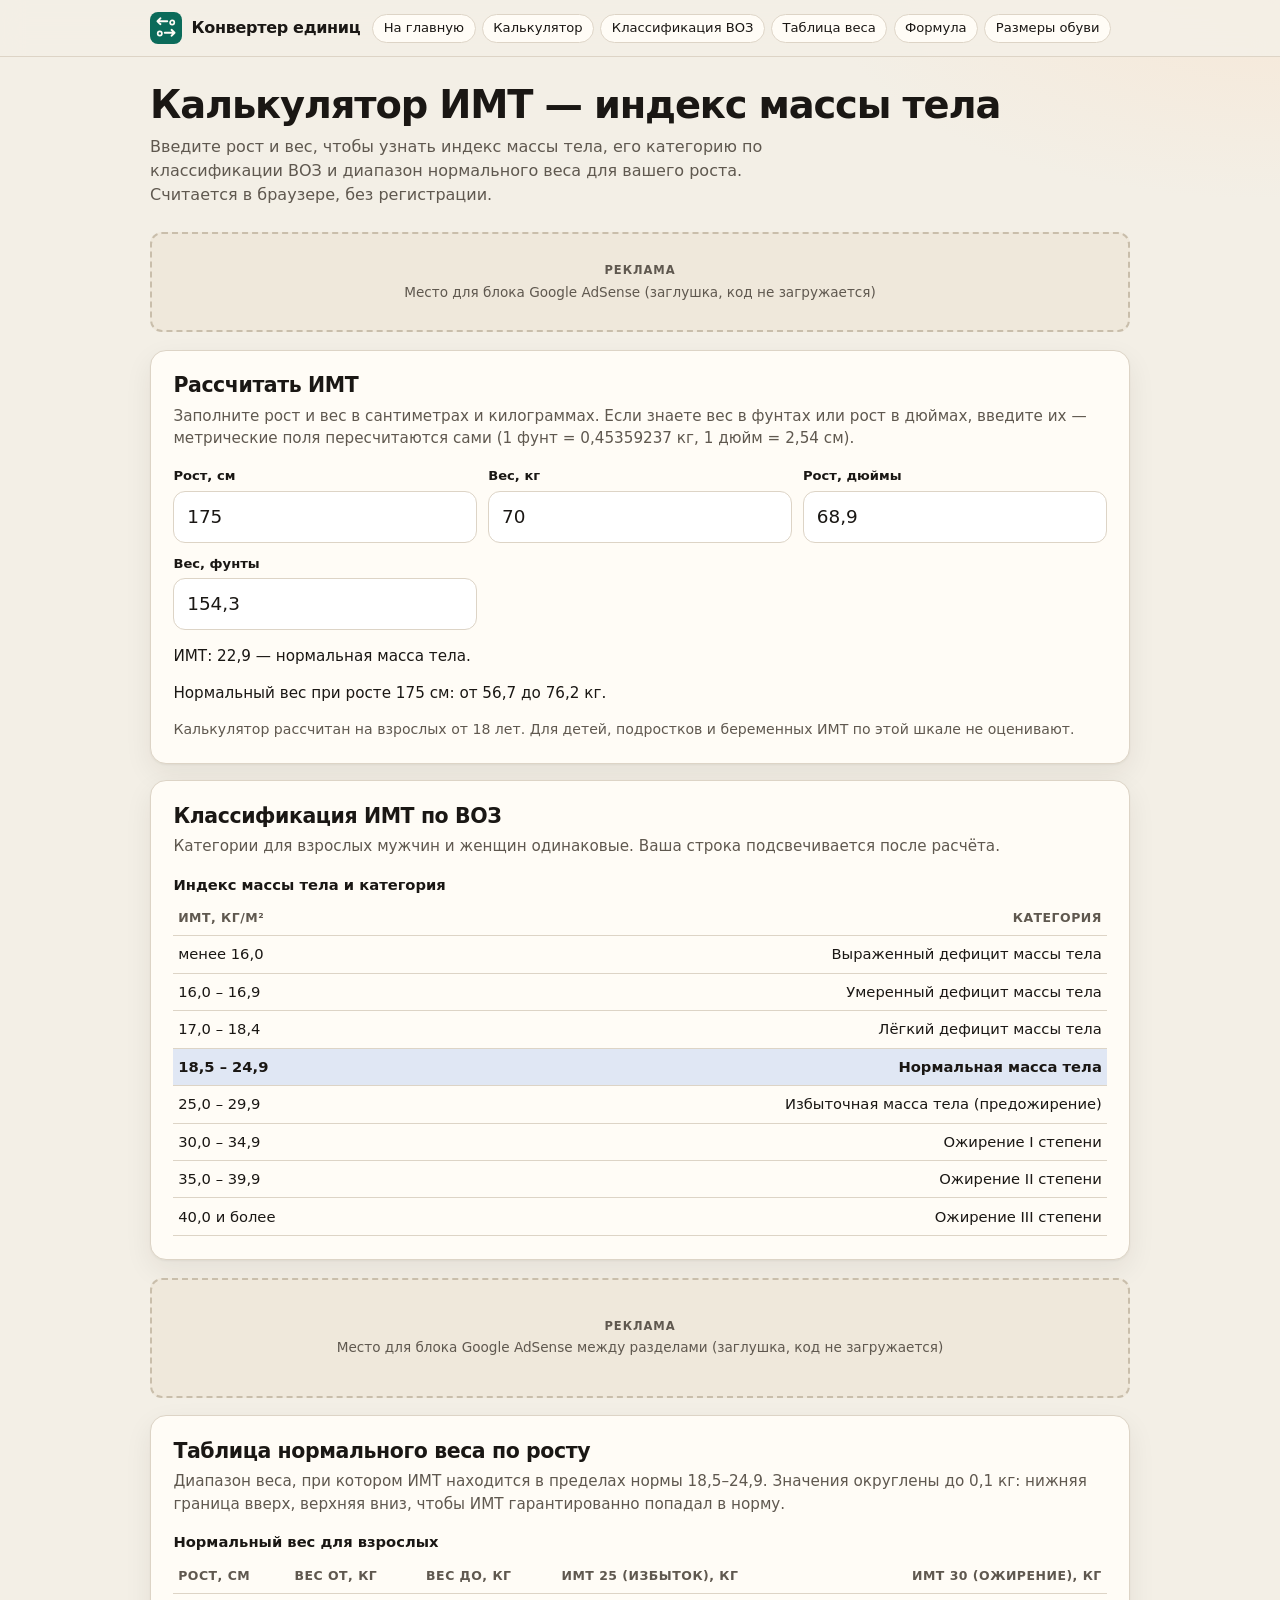
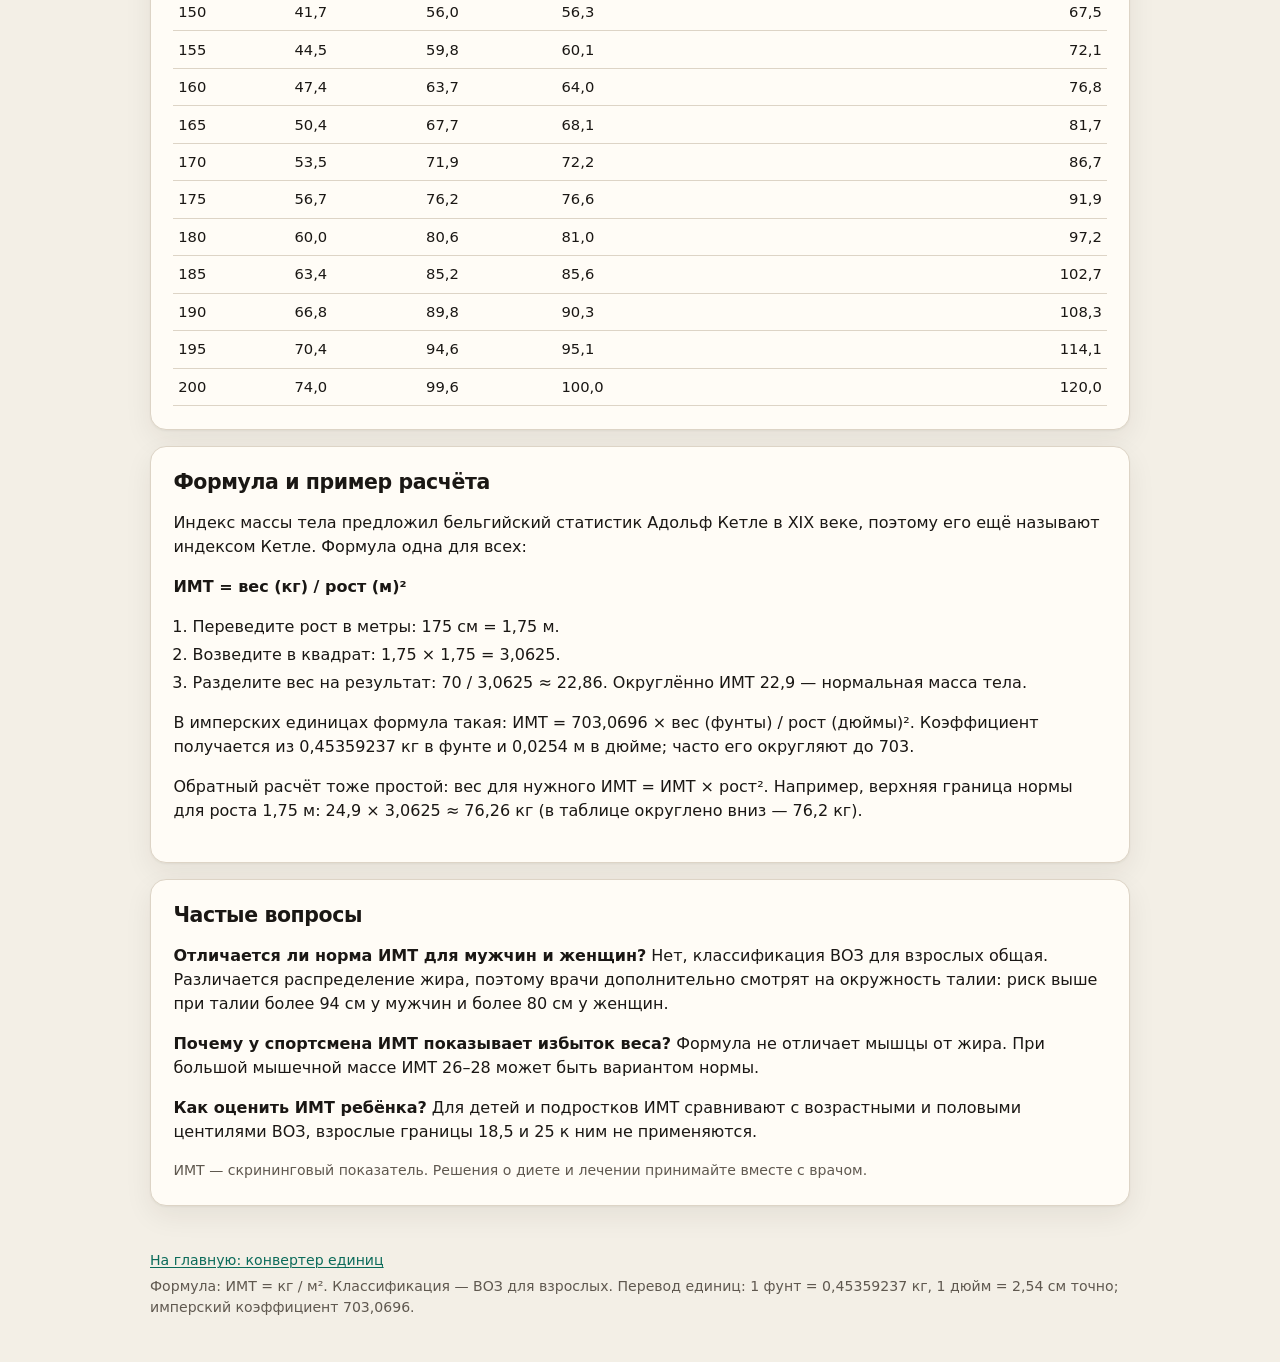
<file: kalkulyator-imt.html>
<!DOCTYPE html>
<html lang="ru">
<head>
  <meta charset="utf-8">
  <meta name="viewport" content="width=device-width, initial-scale=1">
  <!-- Google tag (gtag.js) -->
  <script async src="https://www.googletagmanager.com/gtag/js?id=G-Y8XR64HK3S"></script>
  <script>
    window.dataLayer = window.dataLayer || [];
    function gtag(){dataLayer.push(arguments);}
    gtag('js', new Date());
    gtag('config', 'G-Y8XR64HK3S');
  </script>
  <title>Калькулятор ИМТ онлайн: индекс массы тела по росту и весу</title>
  <meta name="description" content="Рассчитайте индекс массы тела (ИМТ) по росту и весу: формула, классификация ВОЗ, таблица нормального веса для роста от 150 до 200 см. Пример расчёта, кг и фунты.">
  <meta name="robots" content="index,follow">
  <link rel="canonical" href="https://adiga01fcb-coder.github.io/unit-converter/kalkulyator-imt.html">
  <meta property="og:title" content="Калькулятор ИМТ: индекс массы тела по росту и весу">
  <meta property="og:description" content="ИМТ = вес, кг / рост, м². Калькулятор, классификация ВОЗ и таблица нормального веса по росту, без регистрации.">
  <meta property="og:type" content="website">
  <meta property="og:locale" content="ru_RU">
  <meta property="og:url" content="https://adiga01fcb-coder.github.io/unit-converter/kalkulyator-imt.html">
  <meta property="og:image" content="favicon.svg">
  <link rel="icon" href="favicon.svg" type="image/svg+xml">
  <link rel="apple-touch-icon" href="favicon.svg">
  <link rel="stylesheet" href="styles.css">
  <style>.quick tbody tr.is-active{background:rgba(37,99,235,.14);font-weight:600}</style>
  <script type="application/ld+json">
  {
    "@context": "https://schema.org",
    "@graph": [
      {
        "@type": "WebApplication",
        "name": "Калькулятор ИМТ",
        "applicationCategory": "HealthApplication",
        "operatingSystem": "Any",
        "inLanguage": "ru",
        "offers": { "@type": "Offer", "price": "0", "priceCurrency": "RUB" },
        "description": "Расчёт индекса массы тела по росту и весу с классификацией ВОЗ и таблицей нормального веса."
      },
      {
        "@type": "FAQPage",
        "mainEntity": [
          {
            "@type": "Question",
            "name": "Как рассчитать ИМТ?",
            "acceptedAnswer": { "@type": "Answer", "text": "Разделите вес в килограммах на квадрат роста в метрах: ИМТ = вес / рост². Например, 70 кг при росте 1,75 м: 70 / (1,75 × 1,75) = 70 / 3,0625 ≈ 22,9." }
          },
          {
            "@type": "Question",
            "name": "Какой ИМТ считается нормальным?",
            "acceptedAnswer": { "@type": "Answer", "text": "По классификации ВОЗ для взрослых нормальная масса тела соответствует ИМТ от 18,5 до 24,9. От 25 до 29,9 — избыточная масса тела, от 30 — ожирение." }
          },
          {
            "@type": "Question",
            "name": "Подходит ли ИМТ для детей и спортсменов?",
            "acceptedAnswer": { "@type": "Answer", "text": "Нет. Для детей и подростков ИМТ оценивают по возрастным центильным таблицам ВОЗ. У спортсменов с большой мышечной массой ИМТ может быть завышен, у пожилых — занижен. Это скрининговый показатель, а не диагноз." }
          }
        ]
      }
    ]
  }
  </script>
</head>
<body>
  <a class="skip" href="#osnovnoe">К содержанию</a>
  <header class="site-header">
    <div class="wrap">
      <a class="brand" href="index.html">
        <img src="favicon.svg" width="32" height="32" alt="">
        Конвертер единиц
      </a>
      <nav class="toc" aria-label="Содержание">
        <a href="index.html">На главную</a>
        <a href="#kalkulyator">Калькулятор</a>
        <a href="#klassifikatsiya">Классификация ВОЗ</a>
        <a href="#tablitsa">Таблица веса</a>
        <a href="#formula">Формула</a>
        <a href="razmery-obuvi.html">Размеры обуви</a>
      </nav>
    </div>
  </header>

  <main id="osnovnoe">
    <div class="wrap">
      <header class="hero" id="verh">
        <h1>Калькулятор ИМТ — индекс массы тела</h1>
        <p>Введите рост и вес, чтобы узнать индекс массы тела, его категорию по классификации ВОЗ и диапазон нормального веса для вашего роста. Считается в браузере, без регистрации.</p>
      </header>

      <!--
        Подключение Google AdSense (неактивно, пока нет настоящего идентификатора):
        <script async src="https://pagead2.googlesyndication.com/pagead/js/adsbygoogle.js?client=ca-pub-XXXXXXXXXXXXXXXX" crossorigin="anonymous"></script>
      -->
      <div class="ad-slot ad-slot--banner" data-ad-client="ca-pub-XXXXXXXXXXXXXXXX" data-ad-slot="XXXXXXXXXX" aria-label="Рекламный блок">
        <span class="ad-slot__label">Реклама</span>
        <span class="ad-slot__note">Место для блока Google AdSense (заглушка, код не загружается)</span>
      </div>

      <section class="card" id="kalkulyator">
        <h2>Рассчитать ИМТ</h2>
        <p class="lead">Заполните рост и вес в сантиметрах и килограммах. Если знаете вес в фунтах или рост в дюймах, введите их — метрические поля пересчитаются сами (1 фунт = 0,45359237 кг, 1 дюйм = 2,54 см).</p>
        <div class="grid-fields">
          <div class="field">
            <label for="bmi-cm">Рост, см</label>
            <input id="bmi-cm" type="text" inputmode="decimal" autocomplete="off" value="175">
          </div>
          <div class="field">
            <label for="bmi-kg">Вес, кг</label>
            <input id="bmi-kg" type="text" inputmode="decimal" autocomplete="off" value="70">
          </div>
          <div class="field">
            <label for="bmi-in">Рост, дюймы</label>
            <input id="bmi-in" type="text" inputmode="decimal" autocomplete="off">
          </div>
          <div class="field">
            <label for="bmi-lb">Вес, фунты</label>
            <input id="bmi-lb" type="text" inputmode="decimal" autocomplete="off">
          </div>
        </div>
        <p class="result-line" data-result aria-live="polite"></p>
        <p class="result-line" data-range></p>
        <p class="note">Калькулятор рассчитан на взрослых от 18 лет. Для детей, подростков и беременных ИМТ по этой шкале не оценивают.</p>
      </section>

      <section class="card" id="klassifikatsiya">
        <h2>Классификация ИМТ по ВОЗ</h2>
        <p class="lead">Категории для взрослых мужчин и женщин одинаковые. Ваша строка подсвечивается после расчёта.</p>
        <div class="table-wrap">
          <table class="quick">
            <caption>Индекс массы тела и категория</caption>
            <thead>
              <tr><th>ИМТ, кг/м²</th><th>Категория</th></tr>
            </thead>
            <tbody data-classes></tbody>
          </table>
        </div>
      </section>

      <div class="ad-slot ad-slot--inarticle" data-ad-client="ca-pub-XXXXXXXXXXXXXXXX" data-ad-slot="XXXXXXXXXX" aria-label="Рекламный блок">
        <span class="ad-slot__label">Реклама</span>
        <span class="ad-slot__note">Место для блока Google AdSense между разделами (заглушка, код не загружается)</span>
      </div>

      <section class="card" id="tablitsa">
        <h2>Таблица нормального веса по росту</h2>
        <p class="lead">Диапазон веса, при котором ИМТ находится в пределах нормы 18,5–24,9. Значения округлены до 0,1 кг: нижняя граница вверх, верхняя вниз, чтобы ИМТ гарантированно попадал в норму.</p>
        <div class="table-wrap">
          <table class="quick">
            <caption>Нормальный вес для взрослых</caption>
            <thead>
              <tr><th>Рост, см</th><th>Вес от, кг</th><th>Вес до, кг</th><th>ИМТ 25 (избыток), кг</th><th>ИМТ 30 (ожирение), кг</th></tr>
            </thead>
            <tbody data-weight-table></tbody>
          </table>
        </div>
      </section>

      <section class="card howto" id="formula">
        <h2>Формула и пример расчёта</h2>
        <p>Индекс массы тела предложил бельгийский статистик Адольф Кетле в XIX веке, поэтому его ещё называют индексом Кетле. Формула одна для всех:</p>
        <p><strong>ИМТ = вес (кг) / рост (м)²</strong></p>
        <ol>
          <li>Переведите рост в метры: 175 см = 1,75 м.</li>
          <li>Возведите в квадрат: 1,75 × 1,75 = 3,0625.</li>
          <li>Разделите вес на результат: 70 / 3,0625 ≈ 22,86. Округлённо ИМТ 22,9 — нормальная масса тела.</li>
        </ol>
        <p>В имперских единицах формула такая: ИМТ = 703,0696 × вес (фунты) / рост (дюймы)². Коэффициент получается из 0,45359237 кг в фунте и 0,0254 м в дюйме; часто его округляют до 703.</p>
        <p>Обратный расчёт тоже простой: вес для нужного ИМТ = ИМТ × рост². Например, верхняя граница нормы для роста 1,75 м: 24,9 × 3,0625 ≈ 76,26 кг (в таблице округлено вниз — 76,2 кг).</p>
      </section>

      <section class="card howto" id="voprosy">
        <h2>Частые вопросы</h2>
        <p><strong>Отличается ли норма ИМТ для мужчин и женщин?</strong> Нет, классификация ВОЗ для взрослых общая. Различается распределение жира, поэтому врачи дополнительно смотрят на окружность талии: риск выше при талии более 94 см у мужчин и более 80 см у женщин.</p>
        <p><strong>Почему у спортсмена ИМТ показывает избыток веса?</strong> Формула не отличает мышцы от жира. При большой мышечной массе ИМТ 26–28 может быть вариантом нормы.</p>
        <p><strong>Как оценить ИМТ ребёнка?</strong> Для детей и подростков ИМТ сравнивают с возрастными и половыми центилями ВОЗ, взрослые границы 18,5 и 25 к ним не применяются.</p>
        <p class="note">ИМТ — скрининговый показатель. Решения о диете и лечении принимайте вместе с врачом.</p>
      </section>

      <footer class="site-footer">
        <p><a href="index.html">На главную: конвертер единиц</a></p>
        <p>Формула: ИМТ = кг / м². Классификация — ВОЗ для взрослых. Перевод единиц: 1 фунт = 0,45359237 кг, 1 дюйм = 2,54 см точно; имперский коэффициент 703,0696.</p>
      </footer>
    </div>
  </main>
  <script>
  (function () {
    "use strict";
    var LB = 0.45359237;
    var IN = 2.54;
    var CLASSES = [
      { min: 0, max: 16, label: "Выраженный дефицит массы тела" },
      { min: 16, max: 17, label: "Умеренный дефицит массы тела" },
      { min: 17, max: 18.5, label: "Лёгкий дефицит массы тела" },
      { min: 18.5, max: 25, label: "Нормальная масса тела" },
      { min: 25, max: 30, label: "Избыточная масса тела (предожирение)" },
      { min: 30, max: 35, label: "Ожирение I степени" },
      { min: 35, max: 40, label: "Ожирение II степени" },
      { min: 40, max: Infinity, label: "Ожирение III степени" }
    ];
    var el = {
      cm: document.getElementById("bmi-cm"),
      kg: document.getElementById("bmi-kg"),
      inch: document.getElementById("bmi-in"),
      lb: document.getElementById("bmi-lb"),
      result: document.querySelector("[data-result]"),
      range: document.querySelector("[data-range]"),
      classes: document.querySelector("[data-classes]"),
      table: document.querySelector("[data-weight-table]")
    };

    function parseNum(raw) {
      var s = String(raw || "").replace(/\s/g, "").replace(",", ".");
      if (s === "") return NaN;
      var n = Number(s);
      return isFinite(n) ? n : NaN;
    }
    function fmt(n, d) {
      return n.toLocaleString("ru-RU", { minimumFractionDigits: d, maximumFractionDigits: d });
    }
    function bmi(kg, cm) {
      var m = cm / 100;
      return kg / (m * m);
    }
    function classOf(v) {
      for (var i = 0; i < CLASSES.length; i++) {
        if (v >= CLASSES[i].min && v < CLASSES[i].max) return i;
      }
      return -1;
    }
    function rangeText(c) {
      if (c.min === 0) return "менее 16,0";
      if (c.max === Infinity) return "40,0 и более";
      return fmt(c.min, 1) + " – " + fmt(c.max - 0.1, 1);
    }

    CLASSES.forEach(function (c, i) {
      var tr = document.createElement("tr");
      tr.setAttribute("data-class", String(i));
      tr.innerHTML = "<td>" + rangeText(c) + "</td><td>" + c.label + "</td>";
      el.classes.appendChild(tr);
    });

    for (var h = 150; h <= 200; h += 5) {
      var m2 = (h / 100) * (h / 100);
      var tr = document.createElement("tr");
      tr.innerHTML = "<td>" + h + "</td><td>" + fmt(Math.ceil(18.5 * m2 * 10) / 10, 1) +
        "</td><td>" + fmt(Math.floor(24.9 * m2 * 10) / 10, 1) +
        "</td><td>" + fmt(Math.round(25 * m2 * 10) / 10, 1) +
        "</td><td>" + fmt(Math.round(30 * m2 * 10) / 10, 1) + "</td>";
      el.table.appendChild(tr);
    }

    function render() {
      var cm = parseNum(el.cm.value);
      var kg = parseNum(el.kg.value);
      var rows = el.classes.querySelectorAll("tr");
      for (var i = 0; i < rows.length; i++) rows[i].classList.remove("is-active");
      if (!(cm >= 50 && cm <= 272) || !(kg >= 2 && kg <= 650)) {
        el.result.textContent = "Введите рост от 50 до 272 см и вес от 2 до 650 кг.";
        el.range.textContent = "";
        return;
      }
      var v = bmi(kg, cm);
      var idx = classOf(v);
      el.result.textContent = "ИМТ: " + fmt(v, 1) + " — " + CLASSES[idx].label.charAt(0).toLowerCase() + CLASSES[idx].label.slice(1) + ".";
      if (rows[idx]) rows[idx].classList.add("is-active");
      var m2 = (cm / 100) * (cm / 100);
      el.range.textContent = "Нормальный вес при росте " + fmt(cm, 0) + " см: от " +
        fmt(Math.ceil(18.5 * m2 * 10) / 10, 1) + " до " + fmt(Math.floor(24.9 * m2 * 10) / 10, 1) + " кг.";
    }

    el.cm.addEventListener("input", function () {
      var v = parseNum(el.cm.value);
      el.inch.value = isFinite(v) ? fmt(v / IN, 1) : "";
      render();
    });
    el.kg.addEventListener("input", function () {
      var v = parseNum(el.kg.value);
      el.lb.value = isFinite(v) ? fmt(v / LB, 1) : "";
      render();
    });
    el.inch.addEventListener("input", function () {
      var v = parseNum(el.inch.value);
      el.cm.value = isFinite(v) ? String(Math.round(v * IN * 10) / 10).replace(".", ",") : "";
      render();
    });
    el.lb.addEventListener("input", function () {
      var v = parseNum(el.lb.value);
      el.kg.value = isFinite(v) ? String(Math.round(v * LB * 10) / 10).replace(".", ",") : "";
      render();
    });

    el.inch.value = fmt(parseNum(el.cm.value) / IN, 1);
    el.lb.value = fmt(parseNum(el.kg.value) / LB, 1);
    render();

    window.__bmiSelfTest = function () {
      return {
        example: Math.round(bmi(70, 175) * 100) / 100,
        imperial: Math.round(703.0696 * (70 / LB) / Math.pow(175 / IN, 2) * 100) / 100,
        cls: CLASSES[classOf(bmi(70, 175))].label
      };
    };
  })();
  </script>
</body>
</html>
</file>
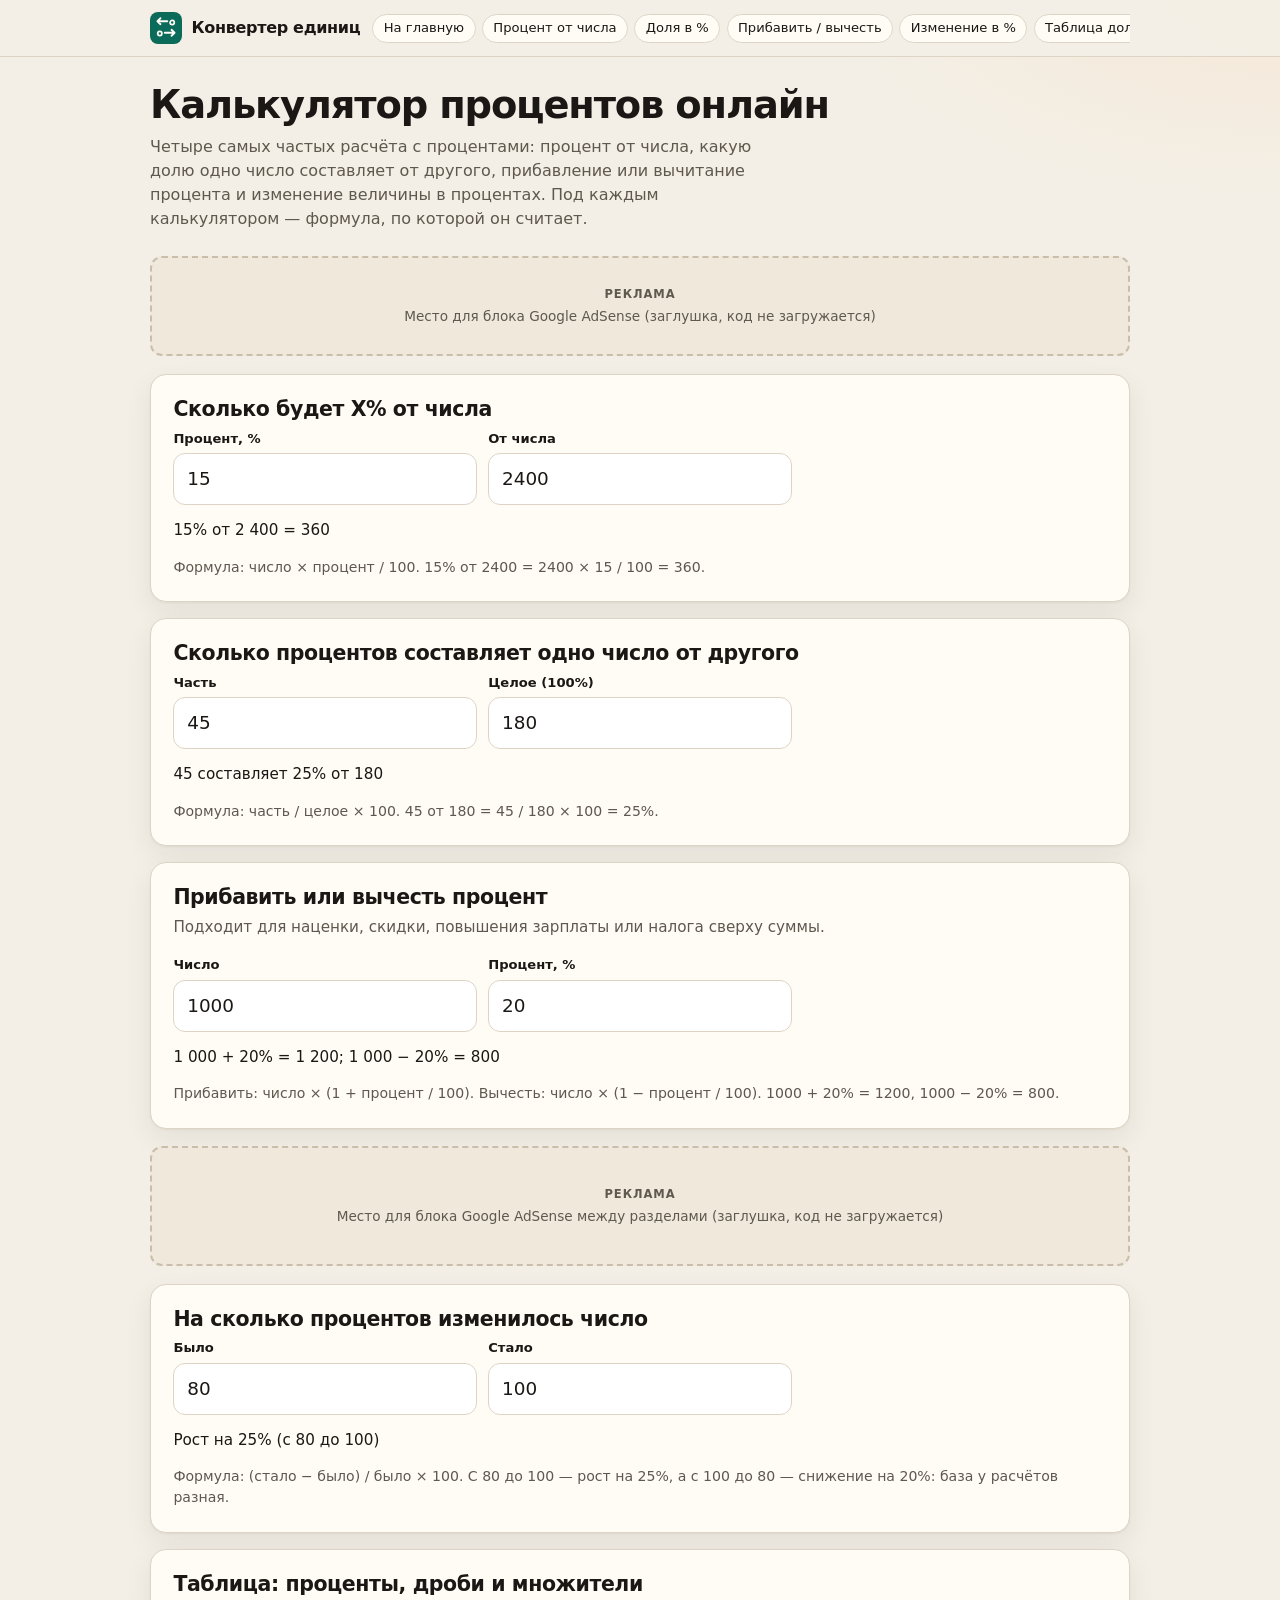
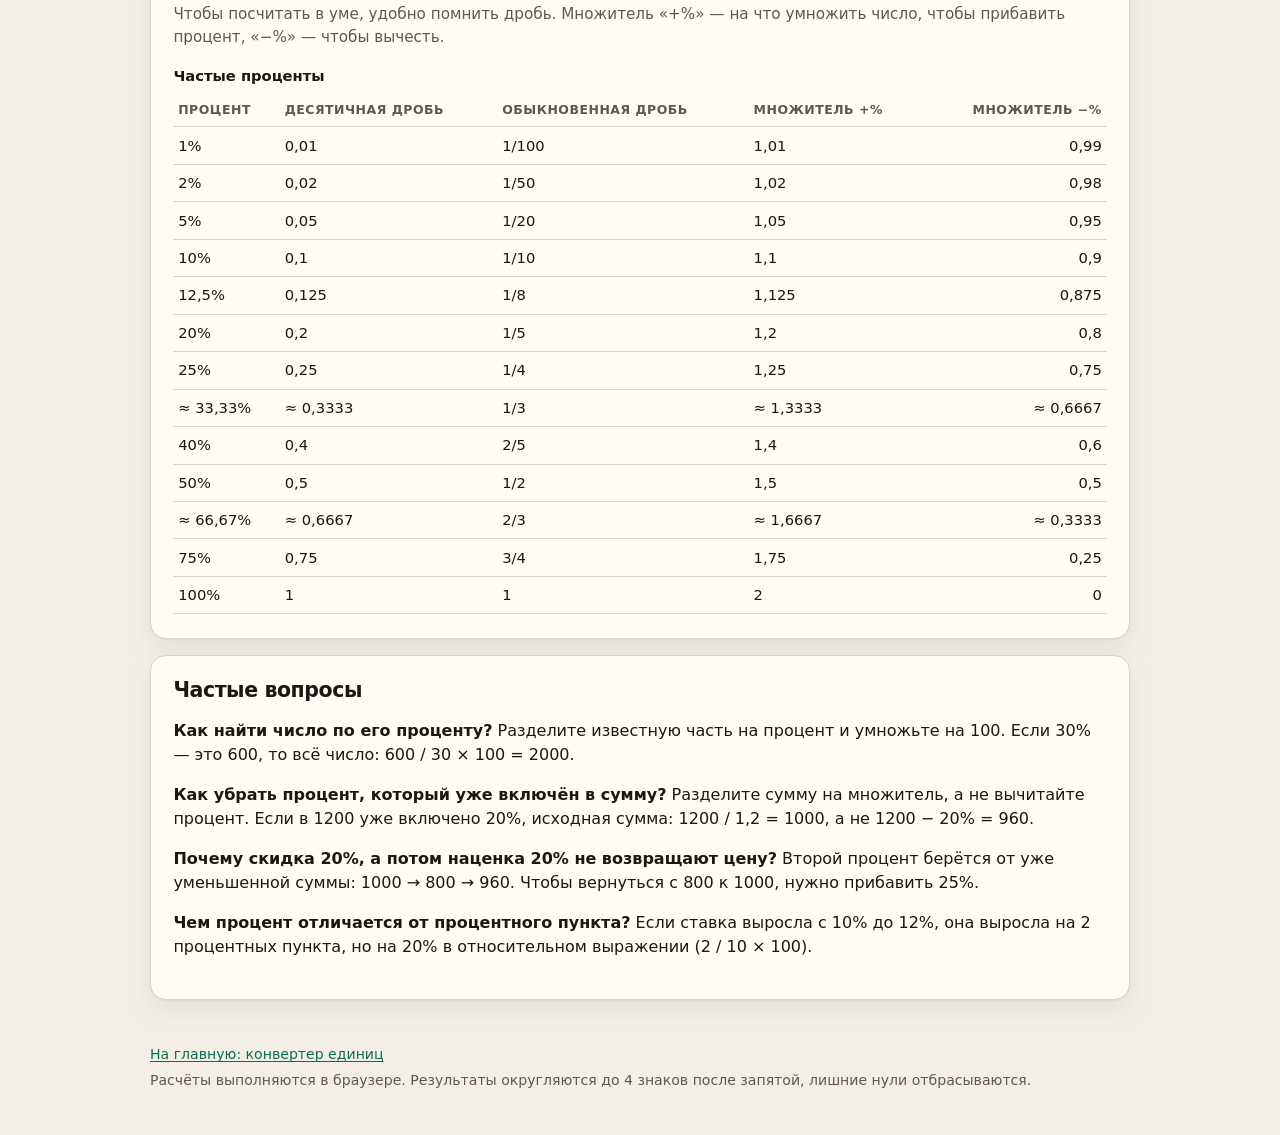
<file: kalkulyator-procentov.html>
<!DOCTYPE html>
<html lang="ru">
<head>
  <meta charset="utf-8">
  <meta name="viewport" content="width=device-width, initial-scale=1">
  <!-- Google tag (gtag.js) -->
  <script async src="https://www.googletagmanager.com/gtag/js?id=G-Y8XR64HK3S"></script>
  <script>
    window.dataLayer = window.dataLayer || [];
    function gtag(){dataLayer.push(arguments);}
    gtag('js', new Date());
    gtag('config', 'G-Y8XR64HK3S');
  </script>
  <title>Калькулятор процентов онлайн: процент от числа, прибавить и вычесть процент</title>
  <meta name="description" content="Посчитать процент от числа, сколько процентов одно число составляет от другого, прибавить или вычесть процент и найти изменение в процентах. Формулы, примеры и таблица долей.">
  <meta name="robots" content="index,follow">
  <link rel="canonical" href="https://adiga01fcb-coder.github.io/unit-converter/kalkulyator-procentov.html">
  <meta property="og:title" content="Калькулятор процентов: от числа, прибавить, вычесть, изменение">
  <meta property="og:description" content="Четыре калькулятора процентов с формулами и примерами, таблица перевода процентов в дроби. Без регистрации.">
  <meta property="og:type" content="website">
  <meta property="og:locale" content="ru_RU">
  <meta property="og:url" content="https://adiga01fcb-coder.github.io/unit-converter/kalkulyator-procentov.html">
  <meta property="og:image" content="favicon.svg">
  <link rel="icon" href="favicon.svg" type="image/svg+xml">
  <link rel="apple-touch-icon" href="favicon.svg">
  <link rel="stylesheet" href="styles.css">
  <script type="application/ld+json">
  {
    "@context": "https://schema.org",
    "@graph": [
      {
        "@type": "WebApplication",
        "name": "Калькулятор процентов",
        "applicationCategory": "UtilitiesApplication",
        "operatingSystem": "Any",
        "inLanguage": "ru",
        "offers": { "@type": "Offer", "price": "0", "priceCurrency": "RUB" },
        "description": "Процент от числа, доля в процентах, прибавление и вычитание процента, изменение в процентах."
      },
      {
        "@type": "FAQPage",
        "mainEntity": [
          {
            "@type": "Question",
            "name": "Как найти процент от числа?",
            "acceptedAnswer": { "@type": "Answer", "text": "Умножьте число на процент и разделите на 100. Например, 15% от 2400: 2400 × 15 / 100 = 360." }
          },
          {
            "@type": "Question",
            "name": "Как узнать, сколько процентов одно число составляет от другого?",
            "acceptedAnswer": { "@type": "Answer", "text": "Разделите часть на целое и умножьте на 100. Например, 45 от 180: 45 / 180 × 100 = 25%." }
          },
          {
            "@type": "Question",
            "name": "Почему после скидки 20% и наценки 20% цена не возвращается?",
            "acceptedAnswer": { "@type": "Answer", "text": "Проценты считаются от разных баз. 1000 − 20% = 800, а 800 + 20% = 960. Чтобы вернуться к 1000, нужно прибавить 25%." }
          }
        ]
      }
    ]
  }
  </script>
</head>
<body>
  <a class="skip" href="#osnovnoe">К содержанию</a>
  <header class="site-header">
    <div class="wrap">
      <a class="brand" href="index.html">
        <img src="favicon.svg" width="32" height="32" alt="">
        Конвертер единиц
      </a>
      <nav class="toc" aria-label="Содержание">
        <a href="index.html">На главную</a>
        <a href="#ot-chisla">Процент от числа</a>
        <a href="#dolya">Доля в %</a>
        <a href="#pribavit">Прибавить / вычесть</a>
        <a href="#izmenenie">Изменение в %</a>
        <a href="#tablitsa">Таблица долей</a>
        <a href="kalkulyator-imt.html">Калькулятор ИМТ</a>
      </nav>
    </div>
  </header>

  <main id="osnovnoe">
    <div class="wrap">
      <header class="hero" id="verh">
        <h1>Калькулятор процентов онлайн</h1>
        <p>Четыре самых частых расчёта с процентами: процент от числа, какую долю одно число составляет от другого, прибавление или вычитание процента и изменение величины в процентах. Под каждым калькулятором — формула, по которой он считает.</p>
      </header>

      <!--
        Подключение Google AdSense (неактивно, пока нет настоящего идентификатора):
        <script async src="https://pagead2.googlesyndication.com/pagead/js/adsbygoogle.js?client=ca-pub-XXXXXXXXXXXXXXXX" crossorigin="anonymous"></script>
      -->
      <div class="ad-slot ad-slot--banner" data-ad-client="ca-pub-XXXXXXXXXXXXXXXX" data-ad-slot="XXXXXXXXXX" aria-label="Рекламный блок">
        <span class="ad-slot__label">Реклама</span>
        <span class="ad-slot__note">Место для блока Google AdSense (заглушка, код не загружается)</span>
      </div>

      <section class="card" id="ot-chisla">
        <h2>Сколько будет X% от числа</h2>
        <div class="grid-fields">
          <div class="field">
            <label for="p1-pct">Процент, %</label>
            <input id="p1-pct" type="text" inputmode="decimal" autocomplete="off" value="15">
          </div>
          <div class="field">
            <label for="p1-num">От числа</label>
            <input id="p1-num" type="text" inputmode="decimal" autocomplete="off" value="2400">
          </div>
        </div>
        <p class="result-line" data-r1 aria-live="polite"></p>
        <p class="note">Формула: число × процент / 100. 15% от 2400 = 2400 × 15 / 100 = 360.</p>
      </section>

      <section class="card" id="dolya">
        <h2>Сколько процентов составляет одно число от другого</h2>
        <div class="grid-fields">
          <div class="field">
            <label for="p2-part">Часть</label>
            <input id="p2-part" type="text" inputmode="decimal" autocomplete="off" value="45">
          </div>
          <div class="field">
            <label for="p2-whole">Целое (100%)</label>
            <input id="p2-whole" type="text" inputmode="decimal" autocomplete="off" value="180">
          </div>
        </div>
        <p class="result-line" data-r2 aria-live="polite"></p>
        <p class="note">Формула: часть / целое × 100. 45 от 180 = 45 / 180 × 100 = 25%.</p>
      </section>

      <section class="card" id="pribavit">
        <h2>Прибавить или вычесть процент</h2>
        <p class="lead">Подходит для наценки, скидки, повышения зарплаты или налога сверху суммы.</p>
        <div class="grid-fields">
          <div class="field">
            <label for="p3-num">Число</label>
            <input id="p3-num" type="text" inputmode="decimal" autocomplete="off" value="1000">
          </div>
          <div class="field">
            <label for="p3-pct">Процент, %</label>
            <input id="p3-pct" type="text" inputmode="decimal" autocomplete="off" value="20">
          </div>
        </div>
        <p class="result-line" data-r3 aria-live="polite"></p>
        <p class="note">Прибавить: число × (1 + процент / 100). Вычесть: число × (1 − процент / 100). 1000 + 20% = 1200, 1000 − 20% = 800.</p>
      </section>

      <div class="ad-slot ad-slot--inarticle" data-ad-client="ca-pub-XXXXXXXXXXXXXXXX" data-ad-slot="XXXXXXXXXX" aria-label="Рекламный блок">
        <span class="ad-slot__label">Реклама</span>
        <span class="ad-slot__note">Место для блока Google AdSense между разделами (заглушка, код не загружается)</span>
      </div>

      <section class="card" id="izmenenie">
        <h2>На сколько процентов изменилось число</h2>
        <div class="grid-fields">
          <div class="field">
            <label for="p4-old">Было</label>
            <input id="p4-old" type="text" inputmode="decimal" autocomplete="off" value="80">
          </div>
          <div class="field">
            <label for="p4-new">Стало</label>
            <input id="p4-new" type="text" inputmode="decimal" autocomplete="off" value="100">
          </div>
        </div>
        <p class="result-line" data-r4 aria-live="polite"></p>
        <p class="note">Формула: (стало − было) / было × 100. С 80 до 100 — рост на 25%, а с 100 до 80 — снижение на 20%: база у расчётов разная.</p>
      </section>

      <section class="card" id="tablitsa">
        <h2>Таблица: проценты, дроби и множители</h2>
        <p class="lead">Чтобы посчитать в уме, удобно помнить дробь. Множитель «+%» — на что умножить число, чтобы прибавить процент, «−%» — чтобы вычесть.</p>
        <div class="table-wrap">
          <table class="quick">
            <caption>Частые проценты</caption>
            <thead>
              <tr><th>Процент</th><th>Десятичная дробь</th><th>Обыкновенная дробь</th><th>Множитель +%</th><th>Множитель −%</th></tr>
            </thead>
            <tbody data-table></tbody>
          </table>
        </div>
      </section>

      <section class="card" id="voprosy">
        <h2>Частые вопросы</h2>
        <p><strong>Как найти число по его проценту?</strong> Разделите известную часть на процент и умножьте на 100. Если 30% — это 600, то всё число: 600 / 30 × 100 = 2000.</p>
        <p><strong>Как убрать процент, который уже включён в сумму?</strong> Разделите сумму на множитель, а не вычитайте процент. Если в 1200 уже включено 20%, исходная сумма: 1200 / 1,2 = 1000, а не 1200 − 20% = 960.</p>
        <p><strong>Почему скидка 20%, а потом наценка 20% не возвращают цену?</strong> Второй процент берётся от уже уменьшенной суммы: 1000 → 800 → 960. Чтобы вернуться с 800 к 1000, нужно прибавить 25%.</p>
        <p><strong>Чем процент отличается от процентного пункта?</strong> Если ставка выросла с 10% до 12%, она выросла на 2 процентных пункта, но на 20% в относительном выражении (2 / 10 × 100).</p>
      </section>

      <footer class="site-footer">
        <p><a href="index.html">На главную: конвертер единиц</a></p>
        <p>Расчёты выполняются в браузере. Результаты округляются до 4 знаков после запятой, лишние нули отбрасываются.</p>
      </footer>
    </div>
  </main>
  <script>
  (function () {
    "use strict";
    function $(id) { return document.getElementById(id); }
    function parseNum(raw) {
      var s = String(raw || "").replace(/\s/g, "").replace(",", ".");
      if (s === "") return NaN;
      var n = Number(s);
      return isFinite(n) ? n : NaN;
    }
    function fmt(n) {
      return n.toLocaleString("ru-RU", { maximumFractionDigits: 4 });
    }
    function ofNumber(pct, num) { return num * pct / 100; }
    function share(part, whole) { return part / whole * 100; }
    function addPct(num, pct) { return num * (1 + pct / 100); }
    function subPct(num, pct) { return num * (1 - pct / 100); }
    function change(a, b) { return (b - a) / a * 100; }
    var ASK = "Введите числа в оба поля.";

    function r1() {
      var p = parseNum($("p1-pct").value), n = parseNum($("p1-num").value);
      document.querySelector("[data-r1]").textContent = isFinite(p) && isFinite(n) ?
        fmt(p) + "% от " + fmt(n) + " = " + fmt(ofNumber(p, n)) : ASK;
    }
    function r2() {
      var a = parseNum($("p2-part").value), b = parseNum($("p2-whole").value);
      var out = document.querySelector("[data-r2]");
      if (!isFinite(a) || !isFinite(b)) { out.textContent = ASK; return; }
      if (b === 0) { out.textContent = "Целое не может быть равно нулю."; return; }
      out.textContent = fmt(a) + " составляет " + fmt(share(a, b)) + "% от " + fmt(b);
    }
    function r3() {
      var n = parseNum($("p3-num").value), p = parseNum($("p3-pct").value);
      document.querySelector("[data-r3]").textContent = isFinite(n) && isFinite(p) ?
        fmt(n) + " + " + fmt(p) + "% = " + fmt(addPct(n, p)) + "; " + fmt(n) + " − " + fmt(p) + "% = " + fmt(subPct(n, p)) : ASK;
    }
    function r4() {
      var a = parseNum($("p4-old").value), b = parseNum($("p4-new").value);
      var out = document.querySelector("[data-r4]");
      if (!isFinite(a) || !isFinite(b)) { out.textContent = ASK; return; }
      if (a === 0) { out.textContent = "Исходное значение не может быть равно нулю."; return; }
      var c = change(a, b);
      out.textContent = c === 0 ? "Значение не изменилось." :
        (c > 0 ? "Рост на " : "Снижение на ") + fmt(Math.abs(c)) + "% (с " + fmt(a) + " до " + fmt(b) + ")";
    }
    [["p1-pct", r1], ["p1-num", r1], ["p2-part", r2], ["p2-whole", r2],
     ["p3-num", r3], ["p3-pct", r3], ["p4-old", r4], ["p4-new", r4]].forEach(function (x) {
      $(x[0]).addEventListener("input", x[1]);
    });

    var ROWS = [
      [1, "1/100"], [2, "1/50"], [5, "1/20"], [10, "1/10"], [12.5, "1/8"],
      [20, "1/5"], [25, "1/4"], [100 / 3, "1/3"], [40, "2/5"], [50, "1/2"],
      [200 / 3, "2/3"], [75, "3/4"], [100, "1"]
    ];
    var tb = document.querySelector("[data-table]");
    ROWS.forEach(function (r) {
      var p = r[0], exact = Math.abs(p - Math.round(p * 10) / 10) < 1e-9;
      var pctText = exact ? fmt(p) + "%" : "≈ " + p.toLocaleString("ru-RU", { maximumFractionDigits: 2 }) + "%";
      var dec = p / 100, mark = exact ? "" : "≈ ";
      var tr = document.createElement("tr");
      tr.innerHTML = "<td>" + pctText + "</td><td>" + mark + dec.toLocaleString("ru-RU", { maximumFractionDigits: 4 }) +
        "</td><td>" + r[1] + "</td><td>" + mark + (1 + dec).toLocaleString("ru-RU", { maximumFractionDigits: 4 }) +
        "</td><td>" + mark + (1 - dec).toLocaleString("ru-RU", { maximumFractionDigits: 4 }) + "</td>";
      tb.appendChild(tr);
    });

    r1(); r2(); r3(); r4();

    window.__pctSelfTest = function () {
      return {
        ofNumber: ofNumber(15, 2400), share: share(45, 180), add: addPct(1000, 20),
        sub: subPct(1000, 20), up: change(80, 100), down: change(100, 80),
        r1: document.querySelector("[data-r1]").textContent,
        r4: document.querySelector("[data-r4]").textContent,
        rows: tb.querySelectorAll("tr").length
      };
    };
  })();
  </script>
</body>
</html>
</file>
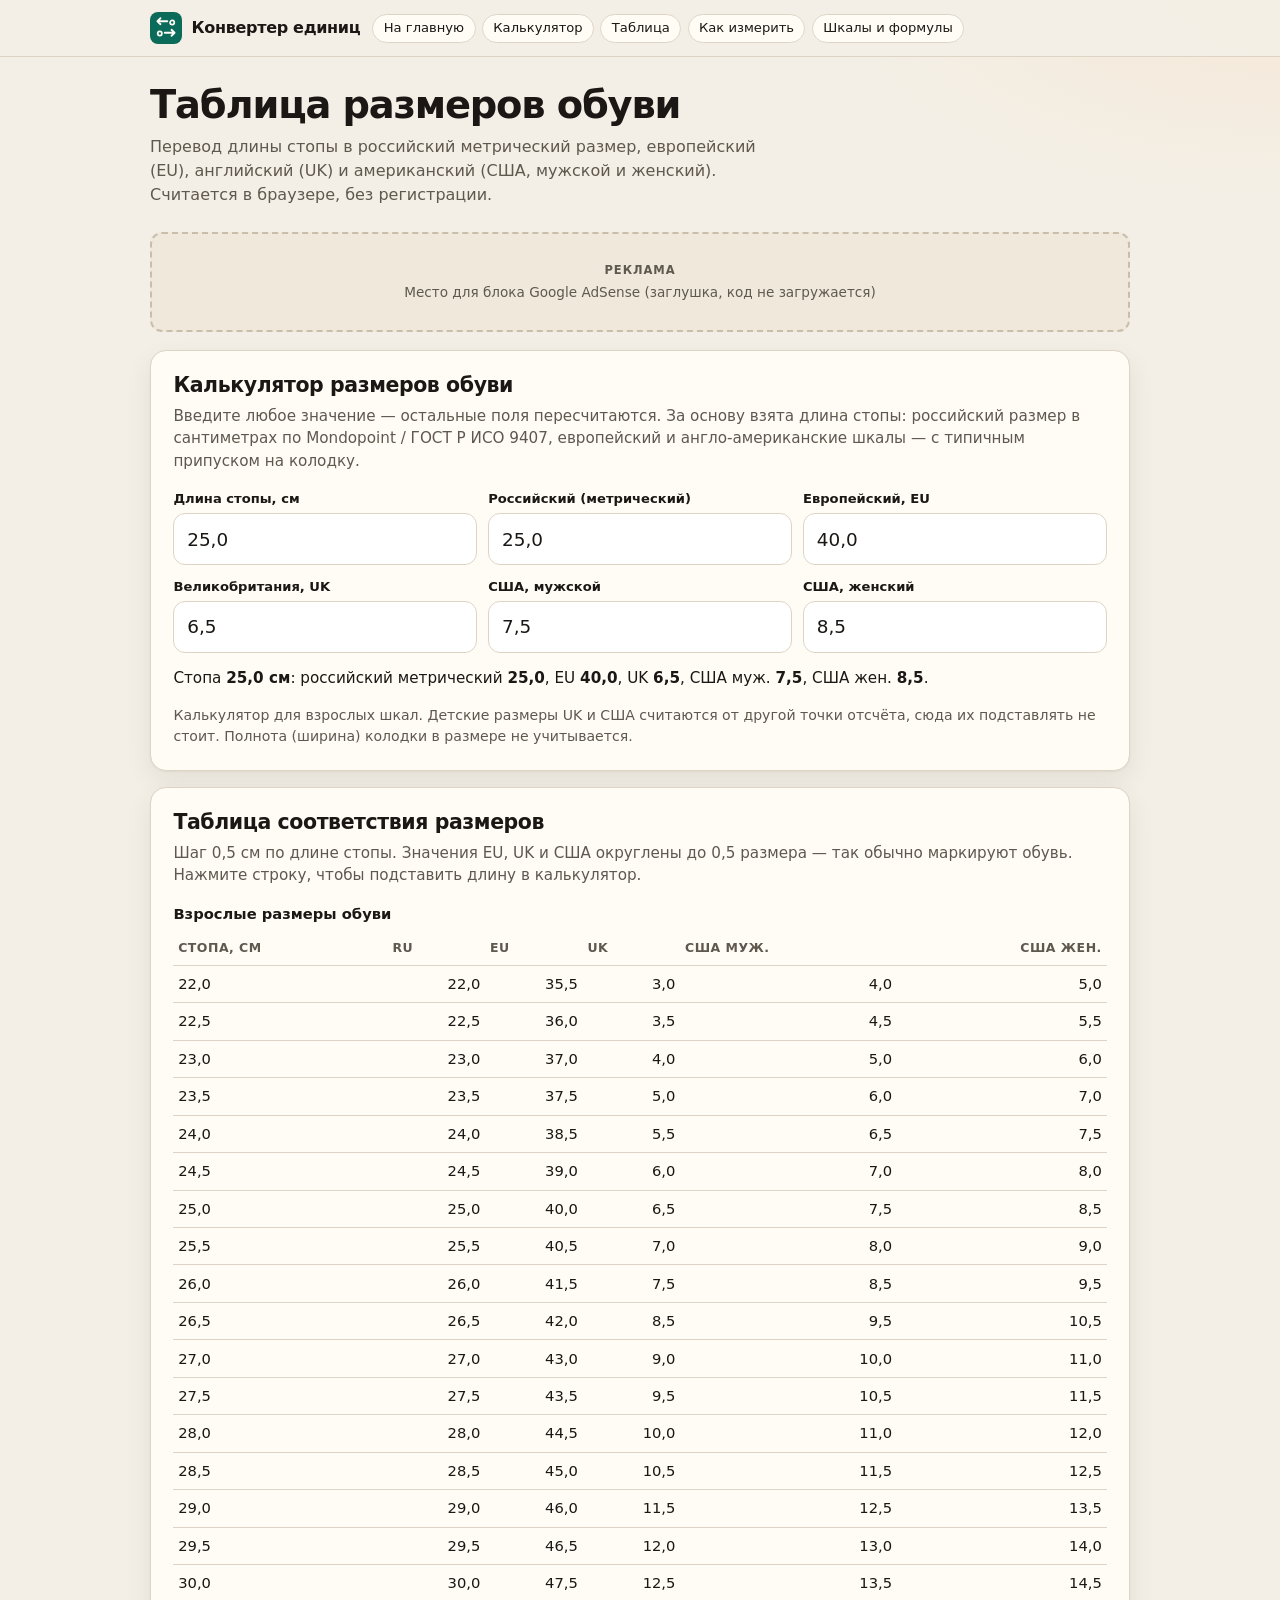
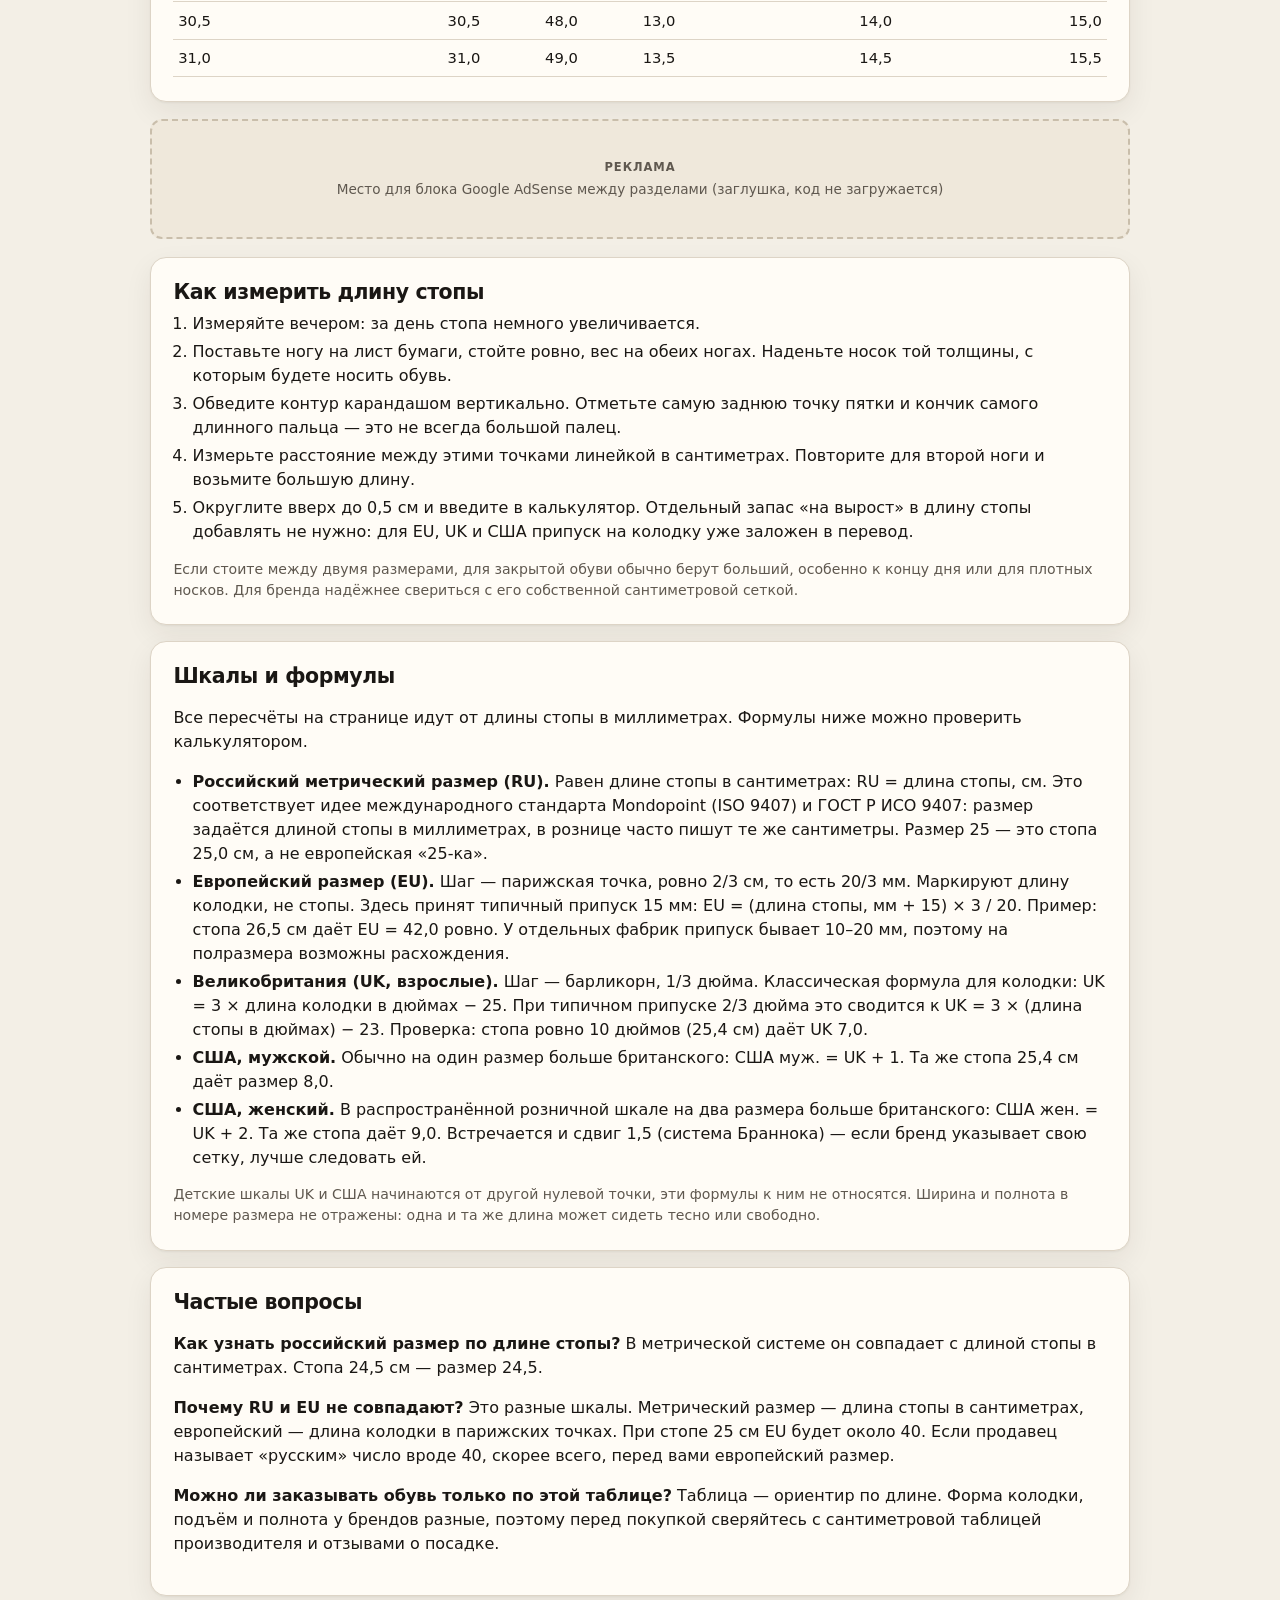
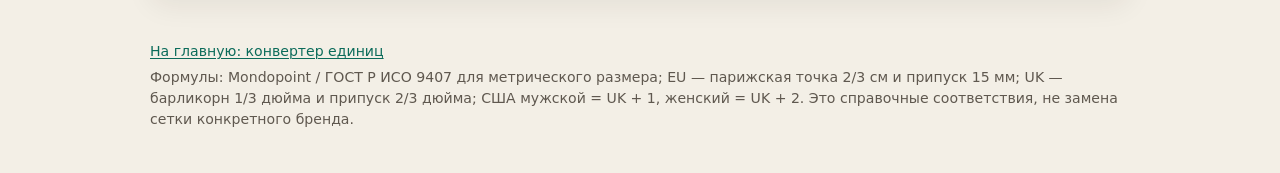
<file: razmery-obuvi.html>
<!DOCTYPE html>
<html lang="ru">
<head>
  <meta charset="utf-8">
  <meta name="viewport" content="width=device-width, initial-scale=1">
  <!-- Google tag (gtag.js) -->
  <script async src="https://www.googletagmanager.com/gtag/js?id=G-Y8XR64HK3S"></script>
  <script>
    window.dataLayer = window.dataLayer || [];
    function gtag(){dataLayer.push(arguments);}
    gtag('js', new Date());
    gtag('config', 'G-Y8XR64HK3S');
  </script>
  <title>Таблица размеров обуви: Россия, Европа, США, Великобритания</title>
  <meta name="description" content="Калькулятор и таблица размеров обуви: длина стопы в сантиметрах, российский метрический размер, EU, UK, США мужской и женский. Как измерить стопу и чем отличаются шкалы.">
  <meta name="robots" content="index,follow">
  <link rel="canonical" href="https://adiga01fcb-coder.github.io/unit-converter/razmery-obuvi.html">
  <meta property="og:title" content="Таблица размеров обуви: RU, EU, US, UK">
  <meta property="og:description" content="Перевод российских, европейских, английских и американских размеров обуви по длине стопы. Калькулятор и таблица, без регистрации.">
  <meta property="og:type" content="website">
  <meta property="og:locale" content="ru_RU">
  <meta property="og:url" content="https://adiga01fcb-coder.github.io/unit-converter/razmery-obuvi.html">
  <meta property="og:image" content="favicon.svg">
  <link rel="icon" href="favicon.svg" type="image/svg+xml">
  <link rel="apple-touch-icon" href="favicon.svg">
  <link rel="stylesheet" href="styles.css">
  <script type="application/ld+json">
  {
    "@context": "https://schema.org",
    "@graph": [
      {
        "@type": "WebApplication",
        "name": "Таблица размеров обуви",
        "applicationCategory": "UtilitiesApplication",
        "operatingSystem": "Any",
        "inLanguage": "ru",
        "offers": { "@type": "Offer", "price": "0", "priceCurrency": "RUB" },
        "description": "Калькулятор и таблица размеров обуви: длина стопы, российский метрический размер, EU, UK, США."
      },
      {
        "@type": "FAQPage",
        "mainEntity": [
          {
            "@type": "Question",
            "name": "Как узнать российский размер обуви по длине стопы?",
            "acceptedAnswer": {
              "@type": "Answer",
              "text": "В метрической системе, близкой к международному стандарту Mondopoint (ISO 9407) и ГОСТ Р ИСО 9407, российский размер равен длине стопы в сантиметрах. Если стопа 25,0 см, метрический размер — 25."
            }
          },
          {
            "@type": "Question",
            "name": "Чем российский размер отличается от европейского?",
            "acceptedAnswer": {
              "@type": "Answer",
              "text": "Российский метрический размер — это длина стопы в сантиметрах. Европейский размер (EU) измеряется в парижских точках (2/3 см) по длине колодки, а не стопы. Поэтому при стопе 25 см EU обычно около 40, а не 25. В магазинах иногда называют «русским» европейский размер — это путаница, на этой странице они разделены."
            }
          },
          {
            "@type": "Question",
            "name": "Как правильно измерить длину стопы?",
            "acceptedAnswer": {
              "@type": "Answer",
              "text": "Измеряйте вечером, стоя на листе бумаги, вес равномерно на обеих ногах. Обведите стопу и измерьте расстояние от самой задней точки пятки до самого длинного пальца. Берите большую из двух ног и округляйте вверх до 0,5 см. К полученной длине не нужно заранее добавлять припуск: для EU, UK и US он уже заложен в формулы перевода."
            }
          },
          {
            "@type": "Question",
            "name": "Почему размер в разных брендах не совпадает?",
            "acceptedAnswer": {
              "@type": "Answer",
              "text": "Шкалы задают только длину. Форма колодки, припуск на носок, полнота и посадка у производителей разные. Таблица даёт ориентир по длине стопы; перед заказом сверяйтесь с сантиметровой сеткой конкретного бренда."
            }
          }
        ]
      }
    ]
  }
  </script>
</head>
<body>
  <a class="skip" href="#osnovnoe">К содержанию</a>
  <header class="site-header">
    <div class="wrap">
      <a class="brand" href="index.html">
        <img src="favicon.svg" width="32" height="32" alt="">
        Конвертер единиц
      </a>
      <nav class="toc" aria-label="Содержание">
        <a href="index.html">На главную</a>
        <a href="#kalkulyator">Калькулятор</a>
        <a href="#tablitsa">Таблица</a>
        <a href="#kak-izmerit">Как измерить</a>
        <a href="#shkaly">Шкалы и формулы</a>
      </nav>
    </div>
  </header>

  <main id="osnovnoe">
    <div class="wrap">
      <header class="hero" id="verh">
        <h1>Таблица размеров обуви</h1>
        <p>Перевод длины стопы в российский метрический размер, европейский (EU), английский (UK) и американский (США, мужской и женский). Считается в браузере, без регистрации.</p>
      </header>

      <!--
        Подключение Google AdSense (неактивно, пока нет настоящего идентификатора):
        <script async src="https://pagead2.googlesyndication.com/pagead/js/adsbygoogle.js?client=ca-pub-XXXXXXXXXXXXXXXX" crossorigin="anonymous"></script>
      -->
      <div class="ad-slot ad-slot--banner" data-ad-client="ca-pub-XXXXXXXXXXXXXXXX" data-ad-slot="XXXXXXXXXX" aria-label="Рекламный блок">
        <span class="ad-slot__label">Реклама</span>
        <span class="ad-slot__note">Место для блока Google AdSense (заглушка, код не загружается)</span>
      </div>

      <section class="card" id="kalkulyator">
        <h2>Калькулятор размеров обуви</h2>
        <p class="lead">Введите любое значение — остальные поля пересчитаются. За основу взята длина стопы: российский размер в сантиметрах по Mondopoint / ГОСТ Р ИСО 9407, европейский и англо-американские шкалы — с типичным припуском на колодку.</p>
        <div class="grid-fields">
          <div class="field">
            <label for="size-cm">Длина стопы, см</label>
            <input id="size-cm" type="text" inputmode="decimal" autocomplete="off" data-kind="cm">
          </div>
          <div class="field">
            <label for="size-ru">Российский (метрический)</label>
            <input id="size-ru" type="text" inputmode="decimal" autocomplete="off" data-kind="ru">
          </div>
          <div class="field">
            <label for="size-eu">Европейский, EU</label>
            <input id="size-eu" type="text" inputmode="decimal" autocomplete="off" data-kind="eu">
          </div>
          <div class="field">
            <label for="size-uk">Великобритания, UK</label>
            <input id="size-uk" type="text" inputmode="decimal" autocomplete="off" data-kind="uk">
          </div>
          <div class="field">
            <label for="size-usm">США, мужской</label>
            <input id="size-usm" type="text" inputmode="decimal" autocomplete="off" data-kind="usm">
          </div>
          <div class="field">
            <label for="size-usw">США, женский</label>
            <input id="size-usw" type="text" inputmode="decimal" autocomplete="off" data-kind="usw">
          </div>
        </div>
        <p class="result-line" data-result></p>
        <p class="note">Калькулятор для взрослых шкал. Детские размеры UK и США считаются от другой точки отсчёта, сюда их подставлять не стоит. Полнота (ширина) колодки в размере не учитывается.</p>
      </section>

      <section class="card" id="tablitsa">
        <h2>Таблица соответствия размеров</h2>
        <p class="lead">Шаг 0,5 см по длине стопы. Значения EU, UK и США округлены до 0,5 размера — так обычно маркируют обувь. Нажмите строку, чтобы подставить длину в калькулятор.</p>
        <div class="table-wrap">
          <table class="quick">
            <caption>Взрослые размеры обуви</caption>
            <thead>
              <tr>
                <th>Стопа, см</th>
                <th>RU</th>
                <th>EU</th>
                <th>UK</th>
                <th>США муж.</th>
                <th>США жен.</th>
              </tr>
            </thead>
            <tbody data-size-table></tbody>
          </table>
        </div>
      </section>

      <div class="ad-slot ad-slot--inarticle" data-ad-client="ca-pub-XXXXXXXXXXXXXXXX" data-ad-slot="XXXXXXXXXX" aria-label="Рекламный блок">
        <span class="ad-slot__label">Реклама</span>
        <span class="ad-slot__note">Место для блока Google AdSense между разделами (заглушка, код не загружается)</span>
      </div>

      <section class="card howto" id="kak-izmerit">
        <h2>Как измерить длину стопы</h2>
        <ol>
          <li>Измеряйте вечером: за день стопа немного увеличивается.</li>
          <li>Поставьте ногу на лист бумаги, стойте ровно, вес на обеих ногах. Наденьте носок той толщины, с которым будете носить обувь.</li>
          <li>Обведите контур карандашом вертикально. Отметьте самую заднюю точку пятки и кончик самого длинного пальца — это не всегда большой палец.</li>
          <li>Измерьте расстояние между этими точками линейкой в сантиметрах. Повторите для второй ноги и возьмите большую длину.</li>
          <li>Округлите вверх до 0,5 см и введите в калькулятор. Отдельный запас «на вырост» в длину стопы добавлять не нужно: для EU, UK и США припуск на колодку уже заложен в перевод.</li>
        </ol>
        <p class="note">Если стоите между двумя размерами, для закрытой обуви обычно берут больший, особенно к концу дня или для плотных носков. Для бренда надёжнее свериться с его собственной сантиметровой сеткой.</p>
      </section>

      <section class="card howto" id="shkaly">
        <h2>Шкалы и формулы</h2>
        <p>Все пересчёты на странице идут от длины стопы в миллиметрах. Формулы ниже можно проверить калькулятором.</p>
        <ul>
          <li><strong>Российский метрический размер (RU).</strong> Равен длине стопы в сантиметрах: RU = длина стопы, см. Это соответствует идее международного стандарта Mondopoint (ISO 9407) и ГОСТ Р ИСО 9407: размер задаётся длиной стопы в миллиметрах, в рознице часто пишут те же сантиметры. Размер 25 — это стопа 25,0 см, а не европейская «25-ка».</li>
          <li><strong>Европейский размер (EU).</strong> Шаг — парижская точка, ровно 2/3 см, то есть 20/3 мм. Маркируют длину колодки, не стопы. Здесь принят типичный припуск 15 мм: EU = (длина стопы, мм + 15) × 3 / 20. Пример: стопа 26,5 см даёт EU = 42,0 ровно. У отдельных фабрик припуск бывает 10–20 мм, поэтому на полразмера возможны расхождения.</li>
          <li><strong>Великобритания (UK, взрослые).</strong> Шаг — барликорн, 1/3 дюйма. Классическая формула для колодки: UK = 3 × длина колодки в дюймах − 25. При типичном припуске 2/3 дюйма это сводится к UK = 3 × (длина стопы в дюймах) − 23. Проверка: стопа ровно 10 дюймов (25,4 см) даёт UK 7,0.</li>
          <li><strong>США, мужской.</strong> Обычно на один размер больше британского: США муж. = UK + 1. Та же стопа 25,4 см даёт размер 8,0.</li>
          <li><strong>США, женский.</strong> В распространённой розничной шкале на два размера больше британского: США жен. = UK + 2. Та же стопа даёт 9,0. Встречается и сдвиг 1,5 (система Браннока) — если бренд указывает свою сетку, лучше следовать ей.</li>
        </ul>
        <p class="note">Детские шкалы UK и США начинаются от другой нулевой точки, эти формулы к ним не относятся. Ширина и полнота в номере размера не отражены: одна и та же длина может сидеть тесно или свободно.</p>
      </section>

      <section class="card howto" id="voprosy">
        <h2>Частые вопросы</h2>
        <p><strong>Как узнать российский размер по длине стопы?</strong> В метрической системе он совпадает с длиной стопы в сантиметрах. Стопа 24,5 см — размер 24,5.</p>
        <p><strong>Почему RU и EU не совпадают?</strong> Это разные шкалы. Метрический размер — длина стопы в сантиметрах, европейский — длина колодки в парижских точках. При стопе 25 см EU будет около 40. Если продавец называет «русским» число вроде 40, скорее всего, перед вами европейский размер.</p>
        <p><strong>Можно ли заказывать обувь только по этой таблице?</strong> Таблица — ориентир по длине. Форма колодки, подъём и полнота у брендов разные, поэтому перед покупкой сверяйтесь с сантиметровой таблицей производителя и отзывами о посадке.</p>
      </section>

      <footer class="site-footer">
        <p><a href="index.html">На главную: конвертер единиц</a></p>
        <p>Формулы: Mondopoint / ГОСТ Р ИСО 9407 для метрического размера; EU — парижская точка 2/3 см и припуск 15 мм; UK — барликорн 1/3 дюйма и припуск 2/3 дюйма; США мужской = UK + 1, женский = UK + 2. Это справочные соответствия, не замена сетки конкретного бренда.</p>
      </footer>
    </div>
  </main>
  <script>
  (function () {
    "use strict";

    var ALLOWANCE_EU_MM = 15;
    var MM_PER_INCH = 25.4;
    var TABLE_MM_FROM = 220;
    var TABLE_MM_TO = 310;
    var TABLE_STEP = 5;

    function parseNum(raw) {
      if (raw == null) return NaN;
      var s = String(raw).trim().replace(/\s+/g, "").replace(",", ".");
      if (!s) return NaN;
      var n = Number(s);
      return Number.isFinite(n) ? n : NaN;
    }

    function formatOne(n) {
      if (!Number.isFinite(n)) return "";
      var r = Math.round(n * 10) / 10;
      return r.toFixed(1).replace(".", ",");
    }

    function formatHalf(n) {
      if (!Number.isFinite(n)) return "";
      var r = Math.round(n * 2) / 2;
      return r.toFixed(1).replace(".", ",");
    }

    function euFromMm(mm) {
      return (mm + ALLOWANCE_EU_MM) * 3 / 20;
    }

    function ukFromMm(mm) {
      return 3 * (mm / MM_PER_INCH) - 23;
    }

    function usmFromMm(mm) {
      return ukFromMm(mm) + 1;
    }

    function uswFromMm(mm) {
      return ukFromMm(mm) + 2;
    }

    function mmFromKind(kind, value) {
      switch (kind) {
        case "cm":
        case "ru":
          return value * 10;
        case "eu":
          return value * 20 / 3 - ALLOWANCE_EU_MM;
        case "uk":
          return ((value + 23) / 3) * MM_PER_INCH;
        case "usm":
          return ((value + 22) / 3) * MM_PER_INCH;
        case "usw":
          return ((value + 21) / 3) * MM_PER_INCH;
        default:
          return NaN;
      }
    }

    function allFromMm(mm) {
      return {
        cm: mm / 10,
        ru: mm / 10,
        eu: euFromMm(mm),
        uk: ukFromMm(mm),
        usm: usmFromMm(mm),
        usw: uswFromMm(mm)
      };
    }

    var inputs = {
      cm: document.getElementById("size-cm"),
      ru: document.getElementById("size-ru"),
      eu: document.getElementById("size-eu"),
      uk: document.getElementById("size-uk"),
      usm: document.getElementById("size-usm"),
      usw: document.getElementById("size-usw")
    };
    var resultEl = document.querySelector("[data-result]");
    var tableBody = document.querySelector("[data-size-table]");
    var updating = false;

    function setResult(mm) {
      if (!resultEl) return;
      if (!Number.isFinite(mm) || mm <= 0) {
        resultEl.textContent = "Введите длину стопы или любой известный размер.";
        return;
      }
      var v = allFromMm(mm);
      resultEl.innerHTML =
        "Стопа <strong>" + formatOne(v.cm) + " см</strong>: российский метрический <strong>" +
        formatOne(v.ru) + "</strong>, EU <strong>" + formatHalf(v.eu) +
        "</strong>, UK <strong>" + formatHalf(v.uk) + "</strong>, США муж. <strong>" +
        formatHalf(v.usm) + "</strong>, США жен. <strong>" + formatHalf(v.usw) + "</strong>.";
    }

    function applyMm(mm, sourceKind) {
      var v = allFromMm(mm);
      updating = true;
      Object.keys(inputs).forEach(function (kind) {
        var el = inputs[kind];
        if (!el) return;
        if (kind === sourceKind && document.activeElement === el) return;
        if (kind === "cm" || kind === "ru") {
          el.value = formatOne(v[kind]);
        } else {
          el.value = formatHalf(v[kind]);
        }
      });
      updating = false;
      setResult(mm);
    }

    function onInput(kind) {
      if (updating) return;
      var el = inputs[kind];
      var value = parseNum(el.value);
      if (!Number.isFinite(value) || value <= 0) {
        setResult(NaN);
        return;
      }
      var mm = mmFromKind(kind, value);
      if (!Number.isFinite(mm) || mm <= 0) {
        setResult(NaN);
        return;
      }
      applyMm(mm, kind);
    }

    Object.keys(inputs).forEach(function (kind) {
      var el = inputs[kind];
      if (!el) return;
      el.addEventListener("input", function () { onInput(kind); });
      el.addEventListener("change", function () { onInput(kind); });
    });

    function fillTable() {
      if (!tableBody) return;
      tableBody.textContent = "";
      for (var mm = TABLE_MM_FROM; mm <= TABLE_MM_TO; mm += TABLE_STEP) {
        var v = allFromMm(mm);
        var tr = document.createElement("tr");
        tr.dataset.mm = String(mm);
        var cells = [
          formatOne(v.cm),
          formatOne(v.ru),
          formatHalf(v.eu),
          formatHalf(v.uk),
          formatHalf(v.usm),
          formatHalf(v.usw)
        ];
        cells.forEach(function (text, i) {
          var td = document.createElement("td");
          td.textContent = text;
          if (i > 0) td.style.textAlign = "right";
          tr.appendChild(td);
        });
        tableBody.appendChild(tr);
      }
    }

    if (tableBody) {
      tableBody.addEventListener("click", function (event) {
        var tr = event.target.closest("tr");
        if (!tr || !tr.dataset.mm) return;
        var mm = Number(tr.dataset.mm);
        applyMm(mm, null);
        var calc = document.getElementById("kalkulyator");
        if (calc && calc.scrollIntoView) {
          calc.scrollIntoView({ block: "start" });
        }
        if (inputs.cm) inputs.cm.focus();
      });
    }

    fillTable();
    applyMm(250, null);

    window.__shoeSize = {
      mmFromKind: mmFromKind,
      allFromMm: allFromMm,
      euFromMm: euFromMm,
      ukFromMm: ukFromMm,
      parseNum: parseNum
    };
  })();
  </script>
</body>
</html>
</file>
<file: styles.css>
:root {
  --bg: #f3efe6;
  --bg-2: #e8e1d2;
  --paper: #fffcf6;
  --ink: #1a1714;
  --muted: #5f584f;
  --line: #ddd4c6;
  --accent: #0b6b5a;
  --accent-hover: #085447;
  --accent-ink: #fff;
  --accent-soft: #dceee9;
  --ad-bg: #efe8db;
  --ad-line: #c9beab;
  --shadow: 0 1px 2px rgba(40, 30, 10, 0.05), 0 10px 28px rgba(40, 30, 10, 0.07);
  --radius: 16px;
  --font: system-ui, -apple-system, "Segoe UI", Roboto, "Helvetica Neue", Arial, sans-serif;
  --mono: ui-monospace, SFMono-Regular, Menlo, Consolas, monospace;
}

*,
*::before,
*::after {
  box-sizing: border-box;
}

html {
  scroll-behavior: smooth;
  scroll-padding-top: 4.5rem;
}

body {
  margin: 0;
  font-family: var(--font);
  color: var(--ink);
  background:
    radial-gradient(1200px 500px at 10% -10%, #e7f3ef 0%, transparent 55%),
    radial-gradient(900px 400px at 100% 0%, #f6e8d8 0%, transparent 50%),
    var(--bg);
  line-height: 1.5;
  min-height: 100vh;
}

img,
svg {
  max-width: 100%;
}

a {
  color: var(--accent);
  text-decoration-thickness: 1px;
  text-underline-offset: 0.15em;
}

a:hover {
  color: var(--accent-hover);
}

.skip {
  position: absolute;
  left: 0.75rem;
  top: -3rem;
  background: var(--ink);
  color: #fff;
  padding: 0.5rem 0.8rem;
  border-radius: 8px;
  z-index: 20;
}

.skip:focus {
  top: 0.75rem;
}

.wrap {
  width: min(980px, calc(100% - 1.5rem));
  margin: 0 auto;
}

.site-header {
  position: sticky;
  top: 0;
  z-index: 10;
  background: rgba(243, 239, 230, 0.92);
  backdrop-filter: blur(12px);
  border-bottom: 1px solid var(--line);
}

.site-header .wrap {
  display: flex;
  align-items: center;
  gap: 0.75rem;
  padding: 0.7rem 0;
}

.brand {
  display: flex;
  align-items: center;
  gap: 0.6rem;
  color: inherit;
  text-decoration: none;
  font-weight: 700;
  letter-spacing: -0.02em;
  flex: 0 0 auto;
}

.brand img {
  width: 32px;
  height: 32px;
  display: block;
}

.toc {
  display: flex;
  gap: 0.4rem;
  overflow-x: auto;
  padding: 0.15rem 0;
  scrollbar-width: thin;
  -webkit-overflow-scrolling: touch;
}

.toc a {
  flex: 0 0 auto;
  color: var(--ink);
  text-decoration: none;
  font-size: 0.82rem;
  line-height: 1.2;
  padding: 0.35rem 0.65rem;
  border: 1px solid var(--line);
  background: var(--paper);
  border-radius: 999px;
  white-space: nowrap;
}

.toc a:hover,
.toc a:focus-visible {
  border-color: var(--accent);
  background: var(--accent-soft);
  outline: none;
}

.hero {
  padding: 1.6rem 0 0.5rem;
}

.hero h1 {
  margin: 0 0 0.5rem;
  font-size: clamp(1.7rem, 4vw, 2.4rem);
  letter-spacing: -0.03em;
  line-height: 1.15;
}

.hero p {
  margin: 0;
  color: var(--muted);
  max-width: 40rem;
}

.ad-slot {
  margin: 1.1rem 0;
  border: 2px dashed var(--ad-line);
  background: var(--ad-bg);
  border-radius: 12px;
  min-height: 90px;
  display: flex;
  flex-direction: column;
  align-items: center;
  justify-content: center;
  gap: 0.15rem;
  color: var(--muted);
  text-align: center;
  padding: 0.8rem;
}

.ad-slot--banner {
  min-height: 100px;
}

.ad-slot--inarticle {
  min-height: 120px;
}

.ad-slot__label {
  font-size: 0.72rem;
  font-weight: 700;
  letter-spacing: 0.08em;
  text-transform: uppercase;
}

.ad-slot__note {
  font-size: 0.85rem;
}

.card {
  background: var(--paper);
  border: 1px solid var(--line);
  border-radius: var(--radius);
  box-shadow: var(--shadow);
  padding: 1.15rem 1.1rem 1.2rem;
  margin: 1rem 0;
}

.card h2 {
  margin: 0 0 0.35rem;
  font-size: 1.28rem;
  letter-spacing: -0.02em;
  line-height: 1.25;
}

.lead {
  margin: 0 0 1rem;
  color: var(--muted);
  font-size: 0.95rem;
}

.note,
.densities {
  margin: 0.9rem 0 0;
  font-size: 0.88rem;
  color: var(--muted);
}

.densities summary {
  cursor: pointer;
  color: var(--ink);
  font-weight: 600;
}

.densities table {
  margin-top: 0.6rem;
  width: 100%;
}

.toolbar {
  display: flex;
  flex-wrap: wrap;
  gap: 0.7rem 1rem;
  margin: 0 0 0.9rem;
  align-items: end;
}

.field {
  display: flex;
  flex-direction: column;
  gap: 0.3rem;
  flex: 1 1 10rem;
  min-width: 0;
}

.field label,
.field .lbl {
  font-size: 0.82rem;
  font-weight: 600;
}

input[type="text"],
select {
  font: inherit;
  font-size: 1.15rem;
  color: var(--ink);
  background: #fff;
  border: 1px solid var(--line);
  border-radius: 12px;
  padding: 0.7rem 0.8rem;
  width: 100%;
  min-height: 48px;
}

input[type="text"]:focus,
select:focus {
  outline: 2px solid var(--accent);
  outline-offset: 1px;
  border-color: var(--accent);
}

select {
  font-size: 1rem;
}

.conv {
  display: grid;
  grid-template-columns: 1fr;
  gap: 0.7rem;
  align-items: end;
}

.swap {
  appearance: none;
  border: 1px solid var(--line);
  background: var(--accent-soft);
  color: var(--accent);
  width: 48px;
  height: 48px;
  border-radius: 12px;
  font-size: 1.25rem;
  cursor: pointer;
  justify-self: center;
  line-height: 1;
}

.swap:hover,
.swap:focus-visible {
  background: var(--accent);
  color: var(--accent-ink);
  border-color: var(--accent);
  outline: none;
}

.triple {
  display: grid;
  grid-template-columns: 1fr;
  gap: 0.7rem;
}

.quick {
  width: 100%;
  border-collapse: collapse;
  margin-top: 1rem;
  font-size: 0.92rem;
}

.quick caption {
  text-align: left;
  font-weight: 700;
  margin: 0 0 0.4rem;
  caption-side: top;
}

.quick th,
.quick td {
  border-bottom: 1px solid var(--line);
  padding: 0.45rem 0.3rem;
  text-align: left;
}

.quick th {
  font-size: 0.78rem;
  text-transform: uppercase;
  letter-spacing: 0.04em;
  color: var(--muted);
  font-weight: 700;
}

.quick tbody tr {
  cursor: pointer;
}

.quick tbody tr:hover {
  background: var(--accent-soft);
}

.quick td:last-child,
.quick th:last-child {
  text-align: right;
  font-variant-numeric: tabular-nums;
}

.bytes-base {
  display: flex;
  gap: 0.4rem;
  flex-wrap: wrap;
}

.bytes-base button {
  appearance: none;
  border: 1px solid var(--line);
  background: #fff;
  border-radius: 999px;
  padding: 0.4rem 0.75rem;
  font: inherit;
  font-size: 0.88rem;
  cursor: pointer;
  min-height: 40px;
}

.bytes-base button[aria-pressed="true"] {
  background: var(--accent);
  color: var(--accent-ink);
  border-color: var(--accent);
}

.site-footer {
  padding: 1.5rem 0 2.4rem;
  color: var(--muted);
  font-size: 0.88rem;
}

.site-footer p {
  margin: 0.3rem 0;
}

@media (min-width: 640px) {
  .conv {
    grid-template-columns: 1fr auto 1fr;
    align-items: end;
  }

  .swap {
    justify-self: center;
    margin-bottom: 0;
  }

  .triple {
    grid-template-columns: 1fr 1fr 1fr;
  }

  .card {
    padding: 1.4rem 1.4rem 1.45rem;
  }
}

.table-wrap {
  overflow-x: auto;
  margin-top: 1rem;
}

.table-wrap .quick {
  margin-top: 0;
  min-width: 36rem;
}

.handbook a {
  font-weight: 600;
}

.handbook ul {
  margin: 0.4rem 0 0;
  padding-left: 1.2rem;
}

.howto ol,
.howto ul {
  margin: 0.4rem 0 0.8rem;
  padding-left: 1.2rem;
}

.howto li {
  margin: 0.25rem 0;
}

.result-line {
  margin: 0.9rem 0 0;
  font-size: 0.95rem;
}

.result-line strong {
  font-variant-numeric: tabular-nums;
}

.grid-fields {
  display: grid;
  grid-template-columns: 1fr;
  gap: 0.7rem;
}

@media (min-width: 640px) {
  .grid-fields {
    grid-template-columns: 1fr 1fr 1fr;
  }
}
</file>
